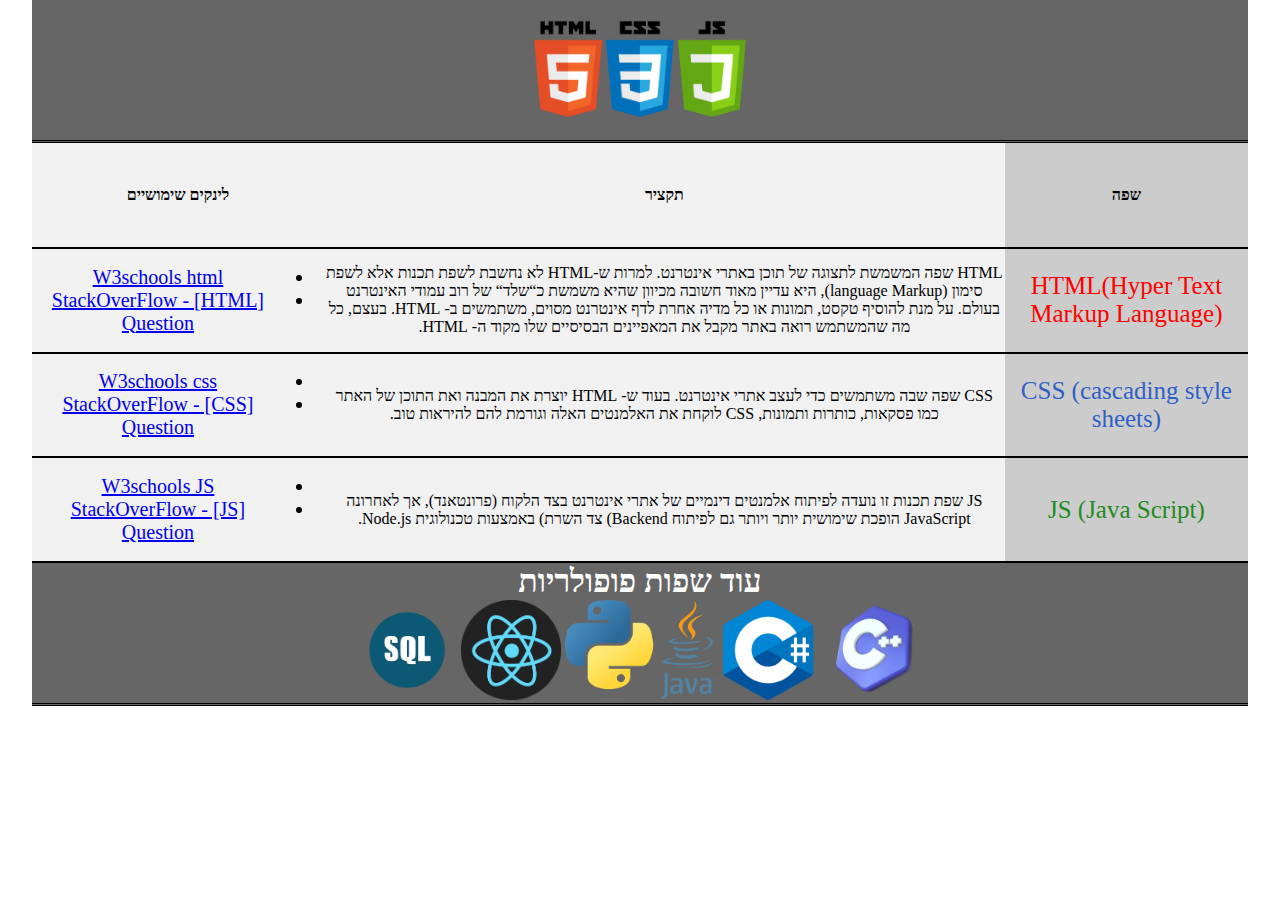
<file: 2nd HomeWork/index.html>
﻿<!DOCTYPE html>
<html>
<head>
    <meta charset="utf-8" />
    <title>Home Page</title>
    <link rel="stylesheet" href="styles.css" />
</head>
<body>
    <div class="container">
        <div class="header">
            <img src="images/fig01.png" alt="Coding Langueges Images"/>
        </div>
        <div class="section">
            <div class="aside">
                <table>
                    <tr>
                        <th>שפה</th>
                    </tr>
                    <tr>
                        <td>HTML(Hyper Text Markup Language)</td>
                    </tr>
                    <tr>
                        <td>CSS (cascading style sheets)</td>
                    </tr>
                    <tr>
                        <td>JS (Java Script)</td>
                    </tr>
                </table>
            </div>
            <div class="details">
                <table>
                    <tr>
                        <th class=" middle">תקציר</th>
                        <th>לינקים שימושיים</th>
                    </tr>
                    <tr>
                        <td>
                            HTML שפה המשמשת לתצוגה של תוכן
                            באתרי אינטרנט. למרות ש-HTML לא
                            נחשבת לשפת תכנות אלא לשפת סימון
                            (language Markup), היא עדיין מאוד
                            חשובה מכיוון שהיא משמשת כ“שלד“ של
                            רוב עמודי האינטרנט בעולם. על מנת
                            להוסיף טקסט, תמונות או כל מדיה אחרת
                            לדף אינטרנט מסוים, משתמשים ב-
                            HTML. בעצם, כל מה שהמשתמש רואה
                            באתר מקבל את המאפיינים הבסיסיים
                            שלו מקוד ה- HTML.
                        </td>
                        <td>
                            <ul>
                                <li>
                                    <a href="https://www.w3schools.com/html/"> 
                                        W3schools html
                                    </a>
                                </li>
                                <li>
                                    <a href="https://stackoverflow.com/questions/tagged/html">
                                        StackOverFlow - [HTML] Question
                                    </a>
                                </li>
                            </ul>
                        </td>
                    </tr>
                    <tr>
                        <td>
                            CSS שפה שבה משתמשים כדי לעצב
                            אתרי אינטרנט. בעוד ש- HTML יוצרת את
                            המבנה ואת התוכן של האתר כמו
                            פסקאות, כותרות ותמונות, CSS לוקחת
                            את האלמנטים האלה וגורמת להם
                            להיראות טוב.
                        </td>
                        <td>
                            <ul>
                                <li>
                                    <a href="https://www.w3schools.com/css/default.asp">
                                        W3schools css
                                    </a>
                                </li>
                                <li>
                                    <a href="https://stackoverflow.com/questions/tagged/css">
                                        StackOverFlow - [CSS] Question
                                    </a>
                                </li>
                            </ul>
                        </td>
                    </tr>
                    <tr>
                        <td>
                            JS שפת תכנות זו נועדה לפיתוח אלמנטים
                            דינמיים של אתרי אינטרנט בצד הלקוח
                            (פרונטאנד), אך לאחרונה JavaScript
                            הופכת שימושית יותר ויותר גם לפיתוח
                            Backend) צד השרת) באמצעות
                            טכנולוגית Node.js.
                        </td>
                        <td>
                            <ul>
                                <li>
                                    <a href="https://www.w3schools.com/js/default.asp">
                                        W3schools JS
                                    </a>
                                </li>
                                <li>
                                    <a href="https://stackoverflow.com/questions/tagged/javascript">
                                        StackOverFlow - [JS] Question
                                    </a>
                                </li>
                            </ul>
                        </td>
                    </tr>
                </table>
            </div>
        </div>
        <div class="footer">
            <h1>עוד שפות פופולריות</h1>
            <img src="images/3d-c-programming-language-logo-free-png.png" />
            <img src="images/csharp.png" />
            <img src="images/Java_programming_language_logo.svg.png" />
            <img src="images/Python-logo-notext.svg.png" />
            <img src="images/react.png" />
            <img src="images/sql-5.png" />
        </div>
    </div>
</body>
</html>
</file>
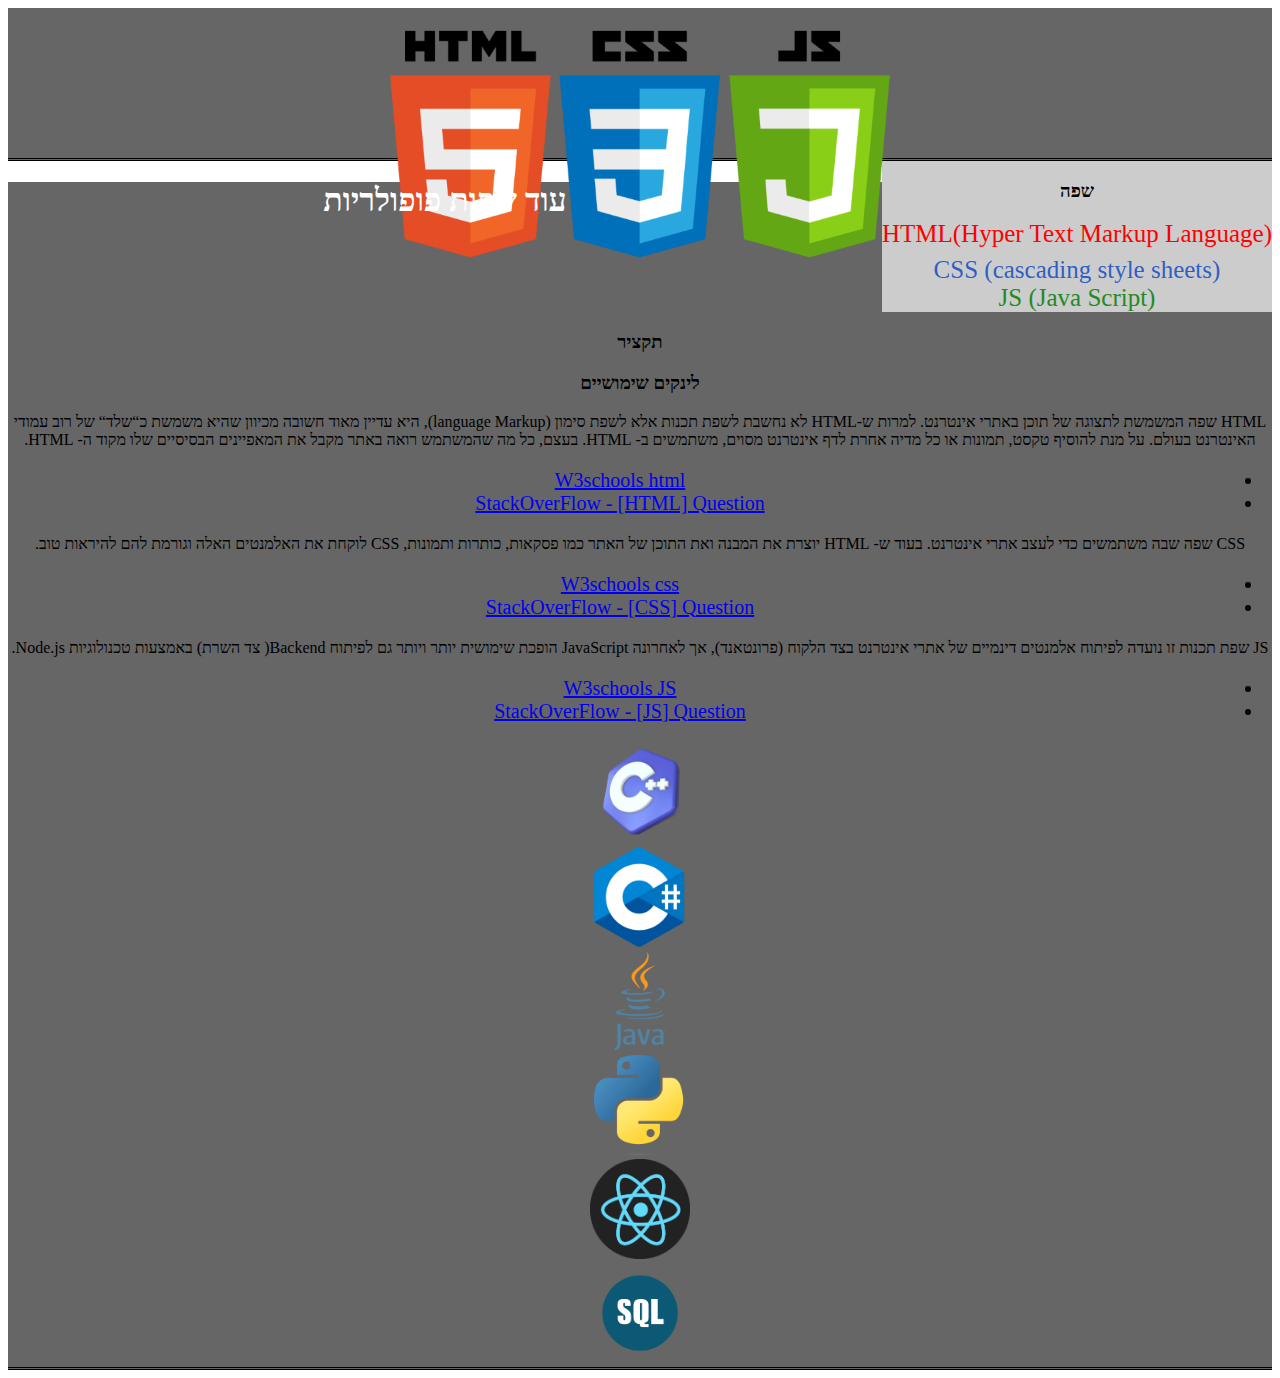
<file: 3rd HomeWork/index.html>
﻿<!DOCTYPE html>
<html>
<head>
    <meta charset="UTF-8">
    <title>Bootstrap Homework</title>
    <!--<meta http-equiv="Cache-Control" content="no-cache, no-store, must-revalidate" />
    <meta http-equiv="Pragma" content="no-cache" />
    <meta http-equiv="Expires" content="0" />-->
    <!--<meta http-equiv="refresh" content="1">-->
    <link rel="stylesheet" href="styles.css" />
    <meta name="viewport" content="width=device-width, initial-scale=1" />
    <link href="https://cdn.jsdelivr.net/npm/bootstrap@5.3.2/dist/css/bootstrap.min.css" rel="stylesheet" integrity="sha384-T3c6CoIi6uLrA9TneNEoa7RxnatzjcDSCmG1MXxSR1GAsXEV/Dwwykc2MPK8M2HN" crossorigin="anonymous">
    <script src="https://cdn.jsdelivr.net/npm/bootstrap@5.3.2/dist/js/bootstrap.bundle.min.js" integrity="sha384-C6RzsynM9kWDrMNeT87bh95OGNyZPhcTNXj1NW7RuBCsyN/o0jlpcV8Qyq46cDfL" crossorigin="anonymous"></script>

</head>
<body>
    <!-- Main div with container class -->
    <div class="container">
        <!-- First row with title image -->
        <div class="row header">
            <div class="col">
                <img src="images/fig01.png" alt="Coding Langueges Images" />
            </div>
        </div>
        <!-- Second row with aside and details sections -->
        <div class="row section">
            <!-- Aside section, only visible in xl screen size -->
            <div class="d-none d-xl-block col-xl-4  aside">
                <div class="row">
                    <!-- Four divs that replace the table from the previous assignment -->
                    <div class="col-12 border-bottom top"><h3>שפה</h3></div>
                    <div id="myDiv" class="col-12 border-bottom">HTML(Hyper Text Markup Language)</div>
                    <div class="col-12 border-bottom">CSS (cascading style sheets)</div>
                    <div class="col-12 border-bottom">JS (Java Script)</div>
                </div>
            </div>
            <!-- Details section -->
            <div class="col-xl-8 details">
                <div class="row">
                    <!-- Eight divs that replace the table from the previous assignment -->
                    <!-- First two divs, only visible from md screen size and up -->
                    <div class="col-md-6 col-lg-8 d-none d-md-block border-bottom top"><h3>תקציר</h3></div>
                    <div class="col-md-6 col-lg-4 d-none d-md-block border-bottom top"><h3>לינקים שימושיים</h3></div>
                    <!-- Remaining six divs, visible in all screen sizes -->
                    <div id="myDiv2" class="col-12 col-md-8 border-bottom">
                        HTML שפה המשמשת לתצוגה של תוכן
                        באתרי אינטרנט. למרות ש-HTML לא
                        נחשבת לשפת תכנות אלא לשפת סימון
                        (language Markup), היא עדיין מאוד
                        חשובה מכיוון שהיא משמשת כ“שלד“ של
                        רוב עמודי האינטרנט בעולם. על מנת
                        להוסיף טקסט, תמונות או כל מדיה אחרת
                        לדף אינטרנט מסוים, משתמשים ב-
                        HTML. בעצם, כל מה שהמשתמש רואה
                        באתר מקבל את המאפיינים הבסיסיים
                        שלו מקוד ה- HTML.
                    </div>
                    <div class="col-12 col-md-4 border-bottom">
                        <ul>
                            <li>
                                <a href="https://www.w3schools.com/html/">
                                    W3schools html
                                </a>
                            </li>
                            <li>
                                <a href="https://stackoverflow.com/questions/tagged/html">
                                    StackOverFlow - [HTML] Question
                                </a>
                            </li>
                        </ul>
                    </div>
                    <div class="col-12 col-md-8 border-bottom">
                        CSS שפה שבה משתמשים כדי לעצב
                        אתרי אינטרנט. בעוד ש- HTML יוצרת את
                        המבנה ואת התוכן של האתר כמו
                        פסקאות, כותרות ותמונות, CSS לוקחת
                        את האלמנטים האלה וגורמת להם
                        להיראות טוב.
                    </div>
                    <div class="col-12 col-md-4 border-bottom">
                        <ul>
                            <li>
                                <a href="https://www.w3schools.com/css/default.asp">
                                    W3schools css
                                </a>
                            </li>
                            <li>
                                <a href="https://stackoverflow.com/questions/tagged/css">
                                    StackOverFlow - [CSS] Question
                                </a>
                            </li>
                        </ul>
                    </div>
                    <div class="col-12 col-md-8 border-bottom">
                        JS שפת תכנות זו נועדה לפיתוח אלמנטים
                        דינמיים של אתרי אינטרנט בצד הלקוח
                        (פרונטאנד), אך לאחרונה JavaScript
                        הופכת שימושית יותר ויותר גם לפיתוח
                        Backend( צד השרת) באמצעות
                        טכנולוגיות Node.js.
                    </div>
                    <div class="col-12 col-md-4 border-bottom">
                        <ul>
                            <li>
                                <a href="https://www.w3schools.com/js/default.asp">
                                    W3schools JS
                                </a>
                            </li>
                            <li>
                                <a href="https://stackoverflow.com/questions/tagged/javascript">
                                    StackOverFlow - [JS] Question
                                </a>
                            </li>
                        </ul>
                    </div>
                </div>
            </div>
        </div>
        <!-- Third row with header and images -->
        <div class="row footer">
            <!-- Header div, full width in all screen sizes -->
            <div class="col-12">
                <h1>עוד שפות פופולריות</h1>
            </div>
            <!-- Image divs, one third of the width in xs screen size and sixth of the width in other screen sizes -->
            <div class="col-4 col-sm-2">
                <img src="images/3d-c-programming-language-logo-free-png.png" alt="C Image" />
            </div>
            <div class="col-4 col-sm-2">
                <img src="images/csharp.png"alt="Csharp Image" />
            </div>
            <div class="col-4 col-sm-2">
                <img src="images/Java_programming_language_logo.svg.png" alt="Java Image"/>
            </div>
            <div class="col-4 col-sm-2">
                <img src="images/Python-logo-notext.svg.png" alt="Python Image"/>
            </div>
            <div class="col-4 col-sm-2">
                <img src="images/react.png" alt="React Image"/>
            </div>
            <div class="col-4 col-sm-2">
                <img src="images/sql-5.png" alt="SQL Image"/>
            </div>
        </div>
    </div>


    <script>
        var div = document.getElementById("myDiv2");

        // Define a callback function to handle the size change
        function handleResize(entries) {
            // Loop through the entries
            for (let entry of entries) {
            // Get the new height of the div
                let height = entry.contentRect.height;
                // set the hight of the first div
                document.getElementById('myDiv').style.minHeight = height + "px";
            }
        }

        // Create a new ResizeObserver instance with the callback function
        var resizeObserver = new ResizeObserver(handleResize);

        // Start observing the div
        resizeObserver.observe(div);
    </script>
</body>
</html>
</file>
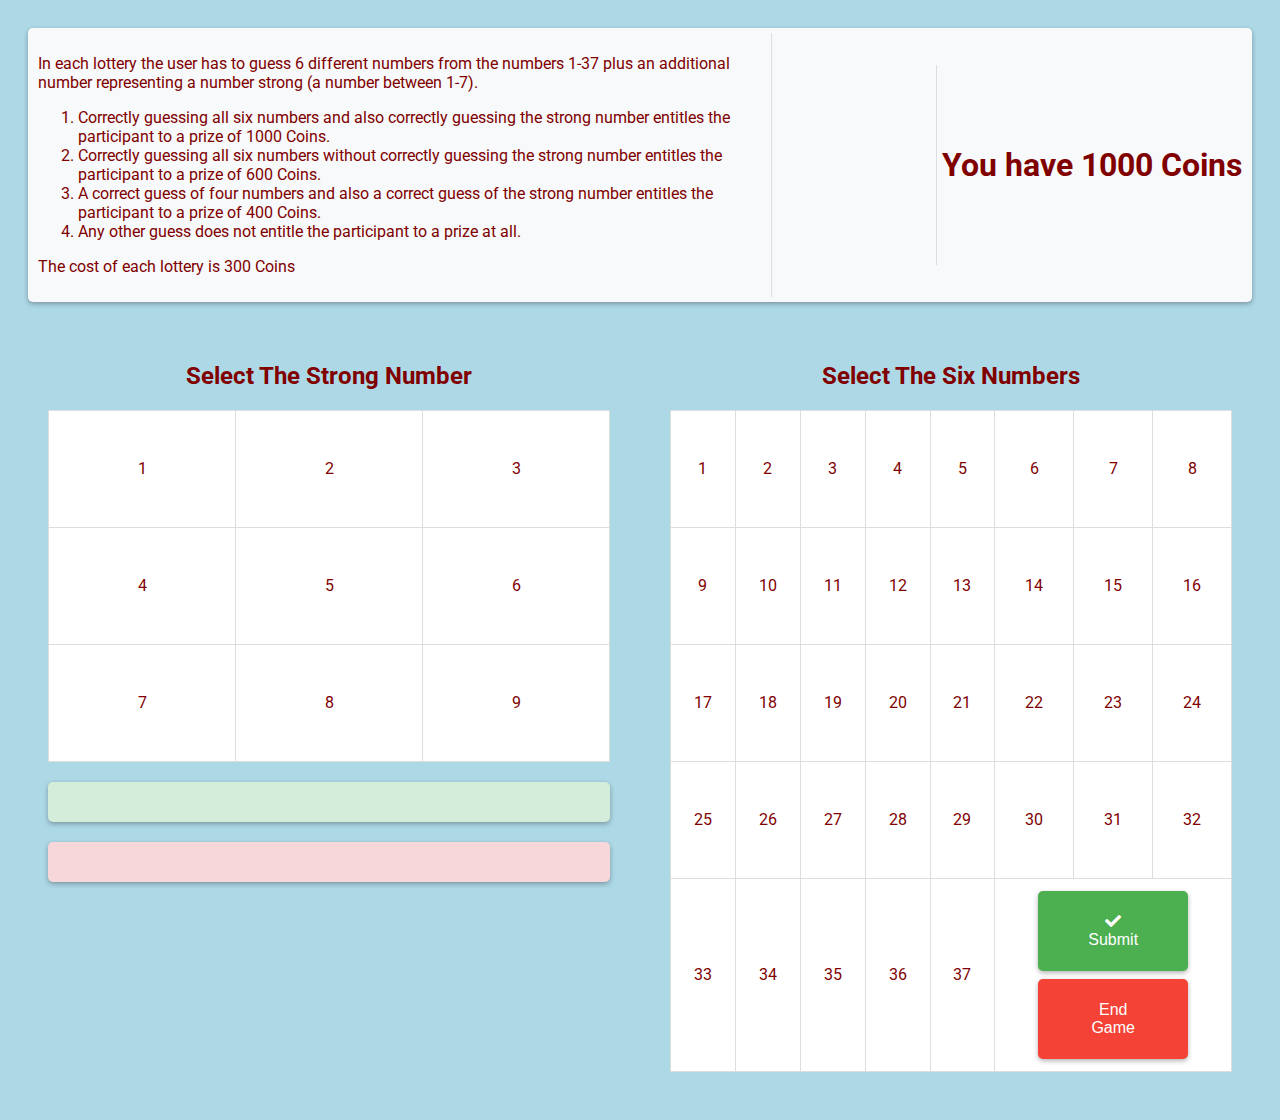
<file: 5th HomeWok/index.html>
﻿<!DOCTYPE html>
<html>

<head>
    <meta charset="utf-8" />
    <title>Lotto Game</title>
    <link href="https://fonts.googleapis.com/css2?family=Roboto&display=swap" rel="stylesheet">
    <link rel="stylesheet" href="https://cdnjs.cloudflare.com/ajax/libs/font-awesome/5.15.3/css/all.min.css">
    <link rel="stylesheet" href="styles.css">
</head>
<body>
    <div class="container">
        <div class="game-info">
            <div id="rules">
                <p>In each lottery the user has to guess 6 different numbers from the numbers 1-37 plus an additional
                    number representing a number strong (a number between 1-7).</p>
                <ol>
                    <li>Correctly guessing all six numbers and also correctly guessing the strong number entitles the
                        participant to a prize of 1000 Coins.</li>
                    <li>Correctly guessing all six numbers without correctly guessing the strong number entitles the
                        participant to a prize of 600 Coins.</li>
                    <li>A correct guess of four numbers and also a correct guess of the strong number entitles the
                        participant to a prize of 400 Coins.</li>
                    <li>Any other guess does not entitle the participant to a prize at all.</li>
                </ol>
                <p>The cost of each lottery is 300 Coins</p>
            </div>
            <h3 id="money">You have 1000 Coins</h3>
        </div>
        <form id="lottoForm">
            <div>
                <h2>Select The Strong Number</h2>
                <table id="strongNumTable">
                    <tr>
                        <td>
                            1
                        </td>
                        <td>
                            2
                        </td>
                        <td>
                            3
                        </td>
                    </tr>
                    <tr>
                        <td>
                            4
                        </td>
                        <td>
                            5
                        </td>
                        <td>
                            6
                        </td>
                    </tr>
                    <tr>
                        <td>
                            7
                        </td>
                        <td>
                            8
                        </td>
                        <td>
                            9
                        </td>
                    </tr>
                </table>
                <div id="results"></div>
                <div id="message"></div>
            </div>
            <div id="SixNumbersDiv">
                <h2>Select The Six Numbers</h2>
            </div>
        </form>
    </div>

    <!----------------------------------------------------------------------JS CODE--------------------------------------------------------------------------->

    <script>
        let money = 1000;
        let cost = 300;
        let winningNumbers = [];
        let strongNumber = 0;;
        let lottoForm = document.getElementById('lottoForm');
        let message = document.getElementById('message');
        let results = document.getElementById('results');
        let moneyText = document.getElementById('money');
        let selectedNumbers = [];


        // This function generates a random number between the given minimum and maximum values (inclusive) using the Math.random() method and the floor function.
        function getRandomNumber(min, max) {
            return Math.floor(Math.random() * (max - min + 1)) + min;
        }

        // This function generates a new set of winning numbers for a lotto game. It assigns a random strong number between 1 and 7 to the variable strongNumber.
        // Then, it generates 6 unique random numbers between 1 and 37 (inclusive) and adds them to the winningNumbers array.
        // The do-while loop ensures that the generated numbers are unique and not already present in the winningNumbers array.
        function GenerateNewWinningNumbers() {
            strongNumber = getRandomNumber(1, 7);
            winningNumbers = [];
            for (let i = 0; i < 6; i++) {
                let randomNumber;
                do {
                    randomNumber = getRandomNumber(1, 37);
                } while (winningNumbers.includes(randomNumber));
                winningNumbers.push(randomNumber);
            }
        }
        GenerateNewWinningNumbers();

        /*
        This code snippet dynamically generates a table with numbers and buttons using JavaScript. 
        The table has 40 cells, with each row containing 8 cells. The numbers 1 to 37 are displayed in the cells, and each cell has a click event listener attached to it.
        When a cell is clicked, the number is added to the 'selectedNumbers' array if it is not already present, and the 'selected' class is added to the cell.
        If the number is already in the array, it is removed and the 'selected' class is removed from the cell.
        Additionally, a special cell is created at index 38, which spans 3 columns. This cell contains two buttons: a submit button and an end game button.
        The submit button has a click event listener attached to it, which performs some validation and updates the 'money' variable and the display accordingly.
        The generated table is appended to the 'SixNumbersDiv' element in the HTML document.
        Note: This code snippet is part of a larger context and may require additional code to function properly.
        */
        let table = document.createElement('table');
        let row = document.createElement('tr');
        for (let i = 1; i <= 40; i++) {
            if (i % 8 === 1 && i !== 1) {
                table.appendChild(row);
                row = document.createElement('tr');
            }
            let cell = document.createElement('td');
            if (i === 38) {
                let buttonCell = document.createElement('td');
                buttonCell.colSpan = 3; // Make the cell span 3 columns

                let submitButton = document.createElement('button');
                submitButton.type = 'submit';
                submitButton.innerHTML = '<i class="fas fa-check"></i> Submit';
                submitButton.className = 'button';

                let endGameButton = document.createElement('button');
                endGameButton.type = 'button';
                endGameButton.id = 'endGame';
                endGameButton.textContent = 'End Game';
                endGameButton.className = 'button-red';

                buttonCell.appendChild(submitButton);
                buttonCell.appendChild(endGameButton);

                row.appendChild(buttonCell);
                i += 2; // Skip the next two iterations as we've already filled them with buttons
            } else if (i <= 37) {
                cell.textContent = i;
                cell.addEventListener('click', function () {
                    let index = selectedNumbers.indexOf(i);
                    if (index !== -1) {
                        selectedNumbers.splice(index, 1);
                        cell.classList.remove('selected');
                    } else if (selectedNumbers.length < 6) {
                        selectedNumbers.push(i);
                        cell.classList.add('selected');
                    }
                });
                row.appendChild(cell);
            }
        }
        table.appendChild(row);
        document.getElementById('SixNumbersDiv').appendChild(table);



        /*
        This code snippet handles the selection of a strong number from a table. It adds event listeners to each cell in the table and allows the user to select a number by clicking on a cell.
        When a cell is clicked, it checks if a number is already selected. If a number is selected, it deselects it by removing the 'selected' class.
        If the clicked cell is not the currently selected one, it selects it by adding the 'selected' class and saves the selected number. 
        If the clicked cell is the currently selected one, it deselects it by setting the selected number and value to null. 
        The selected number and value are stored in the variables 'selectedStrongNum' and 'selectedStrongNumValue' respectively.
        */
        let strongNumTable = document.getElementById('strongNumTable');
        let strongNumCells = strongNumTable.getElementsByTagName('td');
        let selectedStrongNum = null;
        let selectedStrongNumValue = null; // This will hold the selected number

        for (let cell of strongNumCells) {
            cell.addEventListener('click', function () {
                if (selectedStrongNum) {
                    // If a number is already selected, deselect it
                    selectedStrongNum.classList.remove('selected');
                }
                if (selectedStrongNum !== cell) {
                    // If the clicked cell is not the currently selected one, select it
                    cell.classList.add('selected');
                    selectedStrongNum = cell;
                    selectedStrongNumValue = parseInt(cell.textContent); // Save the selected number
                } else {
                    // If the clicked cell is the currently selected one, deselect it
                    selectedStrongNum = null;
                    selectedStrongNumValue = null; // Clear the saved number
                }
            });
        }

        /*
        This code snippet is an event listener for the form submission in the lotto game. It performs the following actions:
        - Prevents the default form submission behavior.
        - Checks if the user has selected 6 numbers and a strong number before submitting the form. If not, it displays an error message and returns.
        - Clears the message element and adds a fade-in animation class to it.
        - Subtracts the cost of playing the game from the user's money.
        - Calculates the number of correct guesses the user made by filtering the selected numbers against the winning numbers.
        - Determines the prize amount based on the number of correct guesses and the selected strong number.
        - If the user has 6 correct guesses and the selected strong number matches the winning strong number, the prize is set to 1000.
        - If the user has 6 correct guesses but the selected strong number does not match the winning strong number, the prize is set to 600.
        - If the user has 4 correct guesses and the selected strong number matches the winning strong number, the prize is set to 400.
        - If none of the above conditions are met, it displays a message indicating that the user did not win and calls the resetForm() and MoneyCheck() functions.
        - Adds the prize amount to the user's money and updates the money display.
        - Displays the user's score and remaining money in the results element, along with a result message generated by the createResultMessage() function.
        - Adds a fade-in animation class to the results element.
        - Calls the MoneyCheck() function and resets the form.
        */
        lottoForm.addEventListener('submit', function (event) {
            event.preventDefault();
            let correctGuesses = selectedNumbers.filter(num => winningNumbers.includes(num)).length;
            if (selectedNumbers.length !== 6 || selectedStrongNumValue === null) {
                message.innerText = 'Please complete the form before submitting.';
                message.classList.add('fade-in');
                setTimeout(() => {
                    message.classList.remove('fade-in');
                }, 500);
                MoneyCheck();
                return;
            }
            message.innerText = '';
            message.classList.add('fade-in');
            setTimeout(() => {
                message.classList.remove('fade-in');
            }, 500);
            money -= cost;
            updateMoneyDisplay();
            let prize = 0;
            if (correctGuesses === 6 && selectedStrongNumValue == strongNumber) {
                prize = 1000;
            } else if (correctGuesses === 6) {
                prize = 600;
            } else if (correctGuesses === 4 && selectedStrongNumValue == strongNumber) {
                prize = 400;
            } else {
                results.innerText = 'Sorry, you did not win this time.';
                results.innerText += createResultMessage(selectedNumbers, selectedStrongNumValue);
                results.classList.add('fade-in');
                setTimeout(() => {
                    results.classList.remove('fade-in');
                }, 500);
                resetForm();
                MoneyCheck();
                return;
            }

            money += prize;
            updateMoneyDisplay();
            results.innerText = `Your score in this draw is: ${prize}. You have ${money} left.`;
            results.innerText += createResultMessage(selectedNumbers, selectedStrongNumValue);
            results.classList.add('fade-in');
            setTimeout(() => {
                results.classList.remove('fade-in');
            }, 500);
            MoneyCheck();
            resetForm();
        });


        /*
        This code snippet defines checks if the variable 'money' is less than the variable 'cost'. If it is,
        it calls the function 'endGame()' with a message indicating that the game is over and the final amount of coins.
        This function is used to check if the player has enough money to continue playing the game.
        */
        function MoneyCheck() {
            if (money < cost) {
                endGame('Game over, you do not have enough money to continue., Your final coins are: ' + money);
            }
        }


        /*
        This code snippet adds an event listener to the element with the id 'endGame'. When the element is clicked,
        it calls the 'endGame' function with a message as an argument.
        The message includes the final coins value. This code is used to handle the end of the game and display the final result to the user.
        */
        document.getElementById('endGame').addEventListener('click', function () {
            endGame('Game has ended. Your final coins are: ' + money);
        });


        /*
        The function is responsible for resetting the form by performing the following actions:
        - Clearing the selected numbers by emptying the selectedNumbers array.
        - Resetting the background color of the cells in the main table by calling the resetCells() function and passing the table's td elements as an argument.
        - Clearing the selected strong number by setting the selectedStrongNum and selectedStrongNumValue variables to null.
        - Resetting the background color of the cells in the strong number table by calling the resetCells() function and passing the strongNumCells array as an argument.
        - Generating new winning numbers by calling the GenerateNewWinningNumbers() function.
        This function is used to reset the form and prepare it for a new round of the lotto game.
        */
        function resetForm() {
            // Clear selected numbers
            selectedNumbers = [];

            // Reset the background color of the cells in the main table
            resetCells(table.getElementsByTagName('td'));

            // Clear selected strong number
            selectedStrongNum = null;
            selectedStrongNumValue = null;

            // Reset the background color of the cells in the strong number table
            resetCells(strongNumCells);

            GenerateNewWinningNumbers();
        }


        /*
        The function takes two parameters: selectedNumbers and strongGuess. 
        It returns a message string that includes the drawn numbers, the strong number, the user's selected numbers, and the user's strong number. 
        The drawn numbers and the user's selected numbers are joined together with commas. 
        The message string is formatted with newline characters to separate the different parts of the message. 
        */
        function createResultMessage(selectedNumbers, strongGuess) {
            let message = '';
            message += `\nDrawn numbers: ${winningNumbers.join(', ')}, Strong number: ${strongNumber}`;
            message += `\nYour numbers: ${selectedNumbers.join(', ')}, Your strong number: ${strongGuess}`;
            return message;
        }


        /*
        The function updates the text content of the moneyText element with the current value of the money variable, displaying it as "You have [money] Coins".
        It also adds the 'animate' class to the moneyText element, which triggers a CSS animation to highlight the text.
        After 1 second, the 'animate' class is removed from the moneyText element.
        This function is used to update the display of the available coins in the Lotto Game.
        */
        function updateMoneyDisplay() {
            moneyText.innerText = "You have " + money + " Coins";
            moneyText.classList.add('animate');
            setTimeout(() => moneyText.classList.remove('animate'), 1000); // Remove the class after 1 second
        }


        /*
        This code snippet defines a function called `endGame` that is used to end the game and display a final message to the user. 

        Parameters:
        - `finalMessage` (string): The message to be displayed to the user indicating the end of the game.

        The function performs the following steps:
        1. Retrieves the container div element using the `querySelector` method.
        2. Moves the `results` and `message` div elements out of the `lottoForm` and inserts them before the `lottoForm` in the container.
        3. Hides the `lottoForm`, `moneyText`, and `endGame` button by setting their `display` property to `'none'`.
        4. Sets the `innerText` of the `message` div to the `finalMessage`.
        5. Adds the `fade-in` class to the `message` div to apply a fade-in animation effect.
        6. Removes the `fade-in` class from the `message` div after a delay of 500 milliseconds.

        Note: The `fade-in` class is defined in the CSS code and is used to apply a fade-in animation effect to elements.
        */
        function endGame(finalMessage) {
            // Get the container div
            let container = document.querySelector('.container');

            // Move the results and message divs out of the lottoForm
            container.insertBefore(results, lottoForm);
            container.insertBefore(message, lottoForm);

            // Now hide the lottoForm, moneyText, and endGame button
            lottoForm.style.display = 'none';
            moneyText.style.display = 'none'
            document.getElementById('endGame').style.display = 'none';

            message.innerText = finalMessage;
            message.classList.add('fade-in');
            setTimeout(() => {
                message.classList.remove('fade-in');
            }, 500);
        }

        /*
        This code snippet defines a function called resetCells.
        It takes in a list of cells and removes the 'selected' class from each cell.
        This function is used to reset the selected state of cells in an HTML table.
        */
        function resetCells(cells) {
            for (let cell of cells) {
                cell.classList.remove('selected');
            }
        }

    </script>
</body>

</html>
</file>
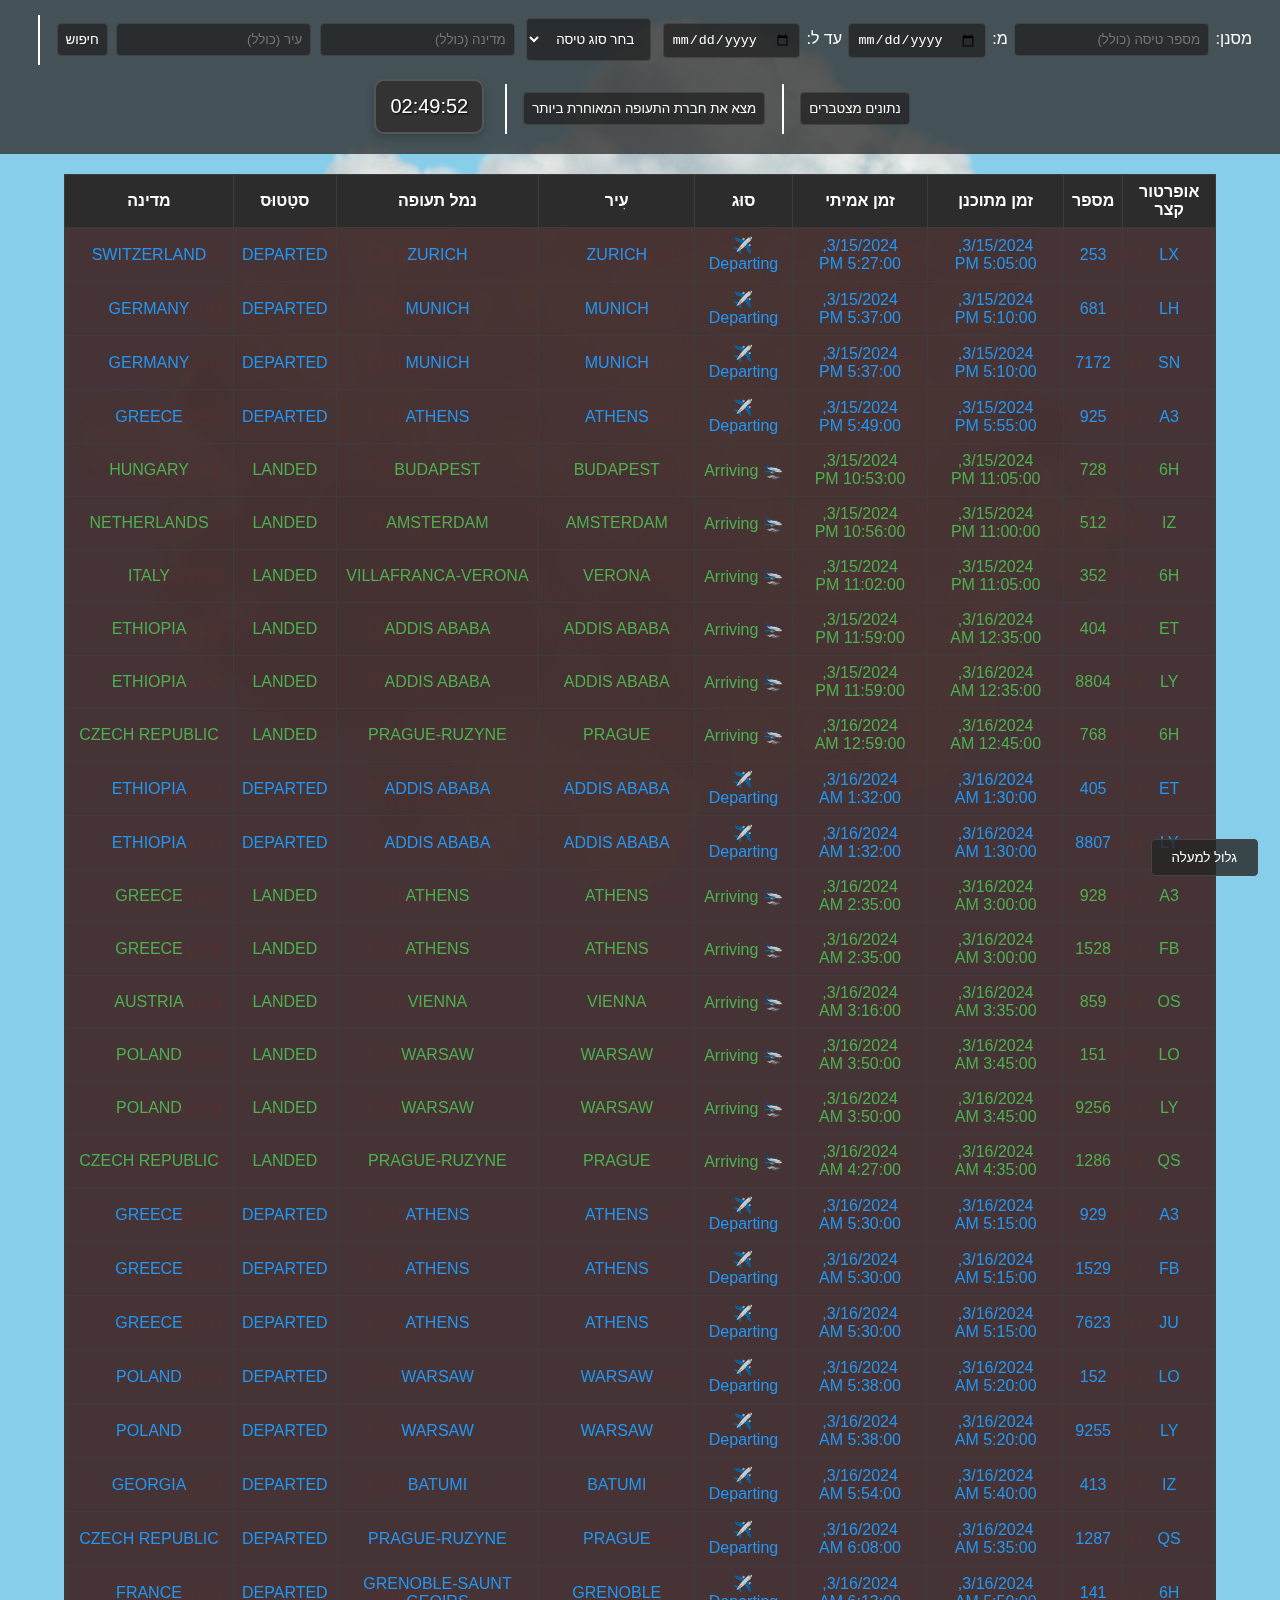
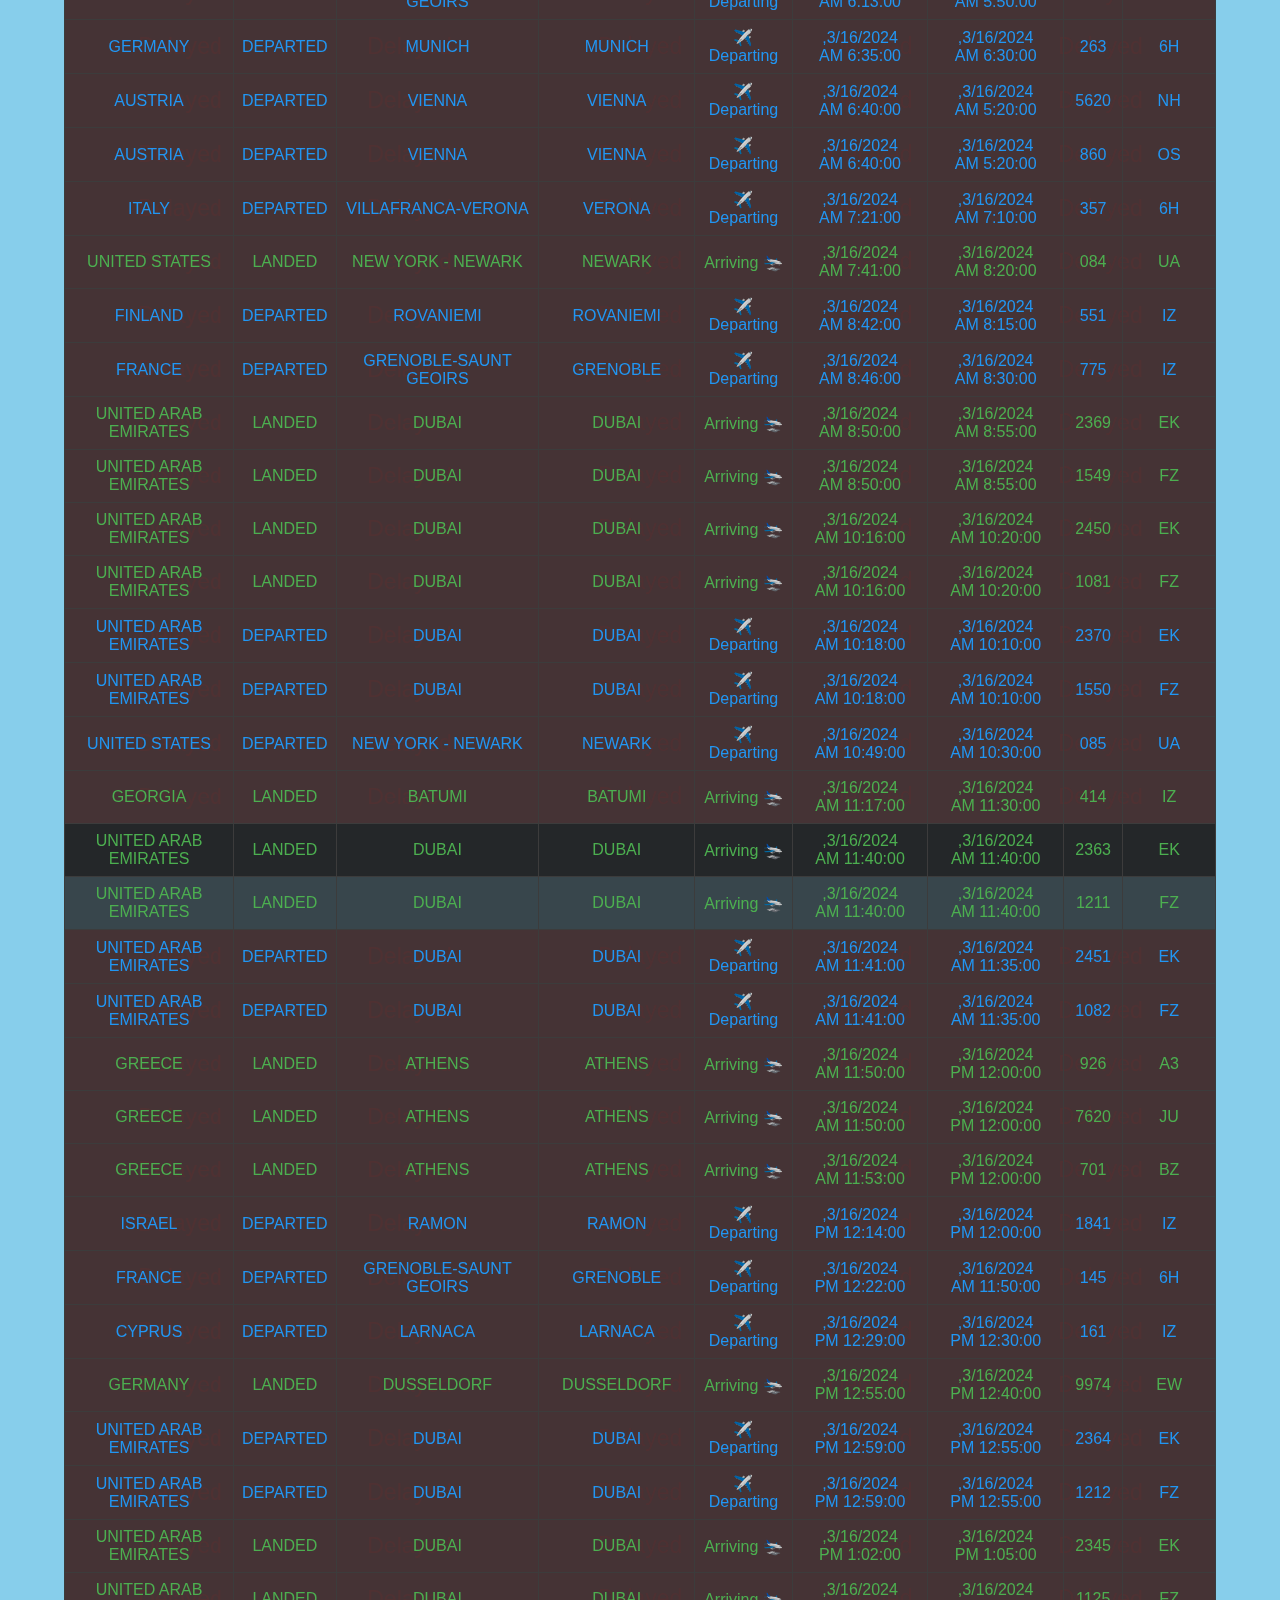
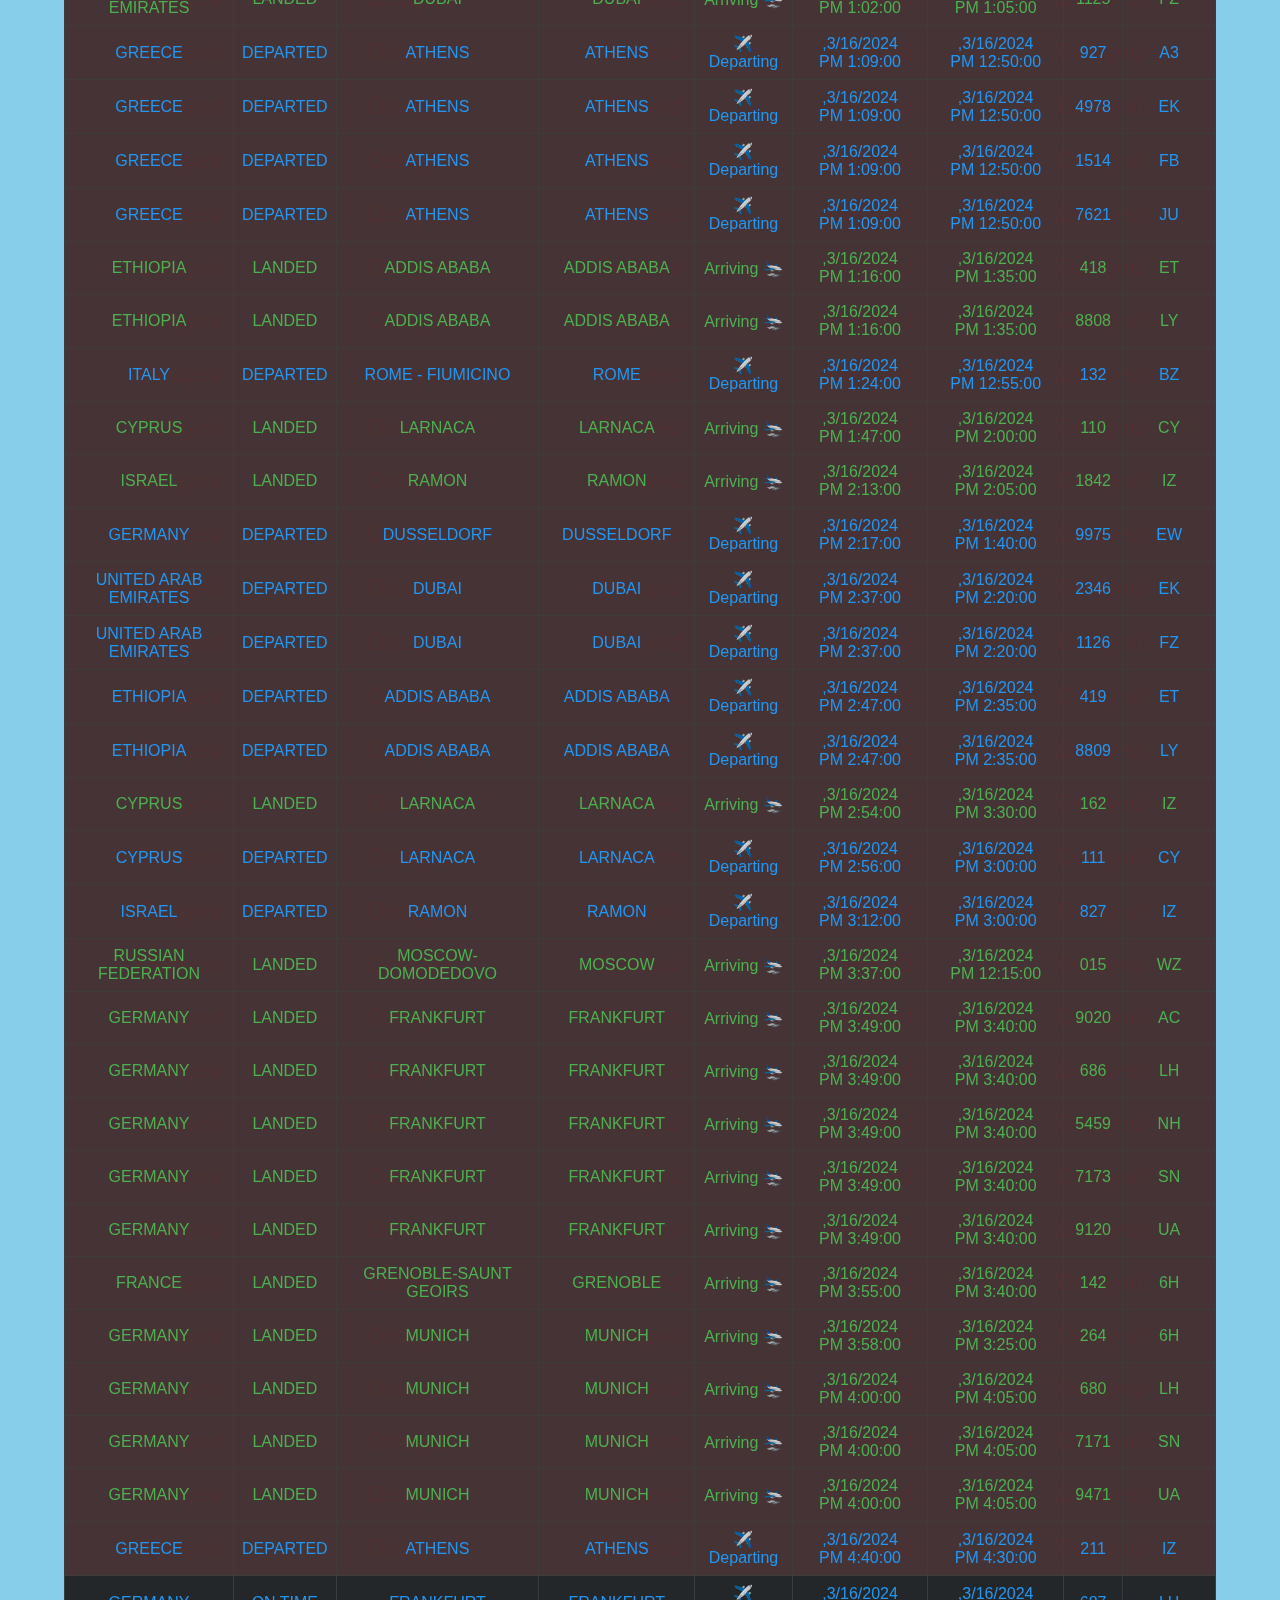
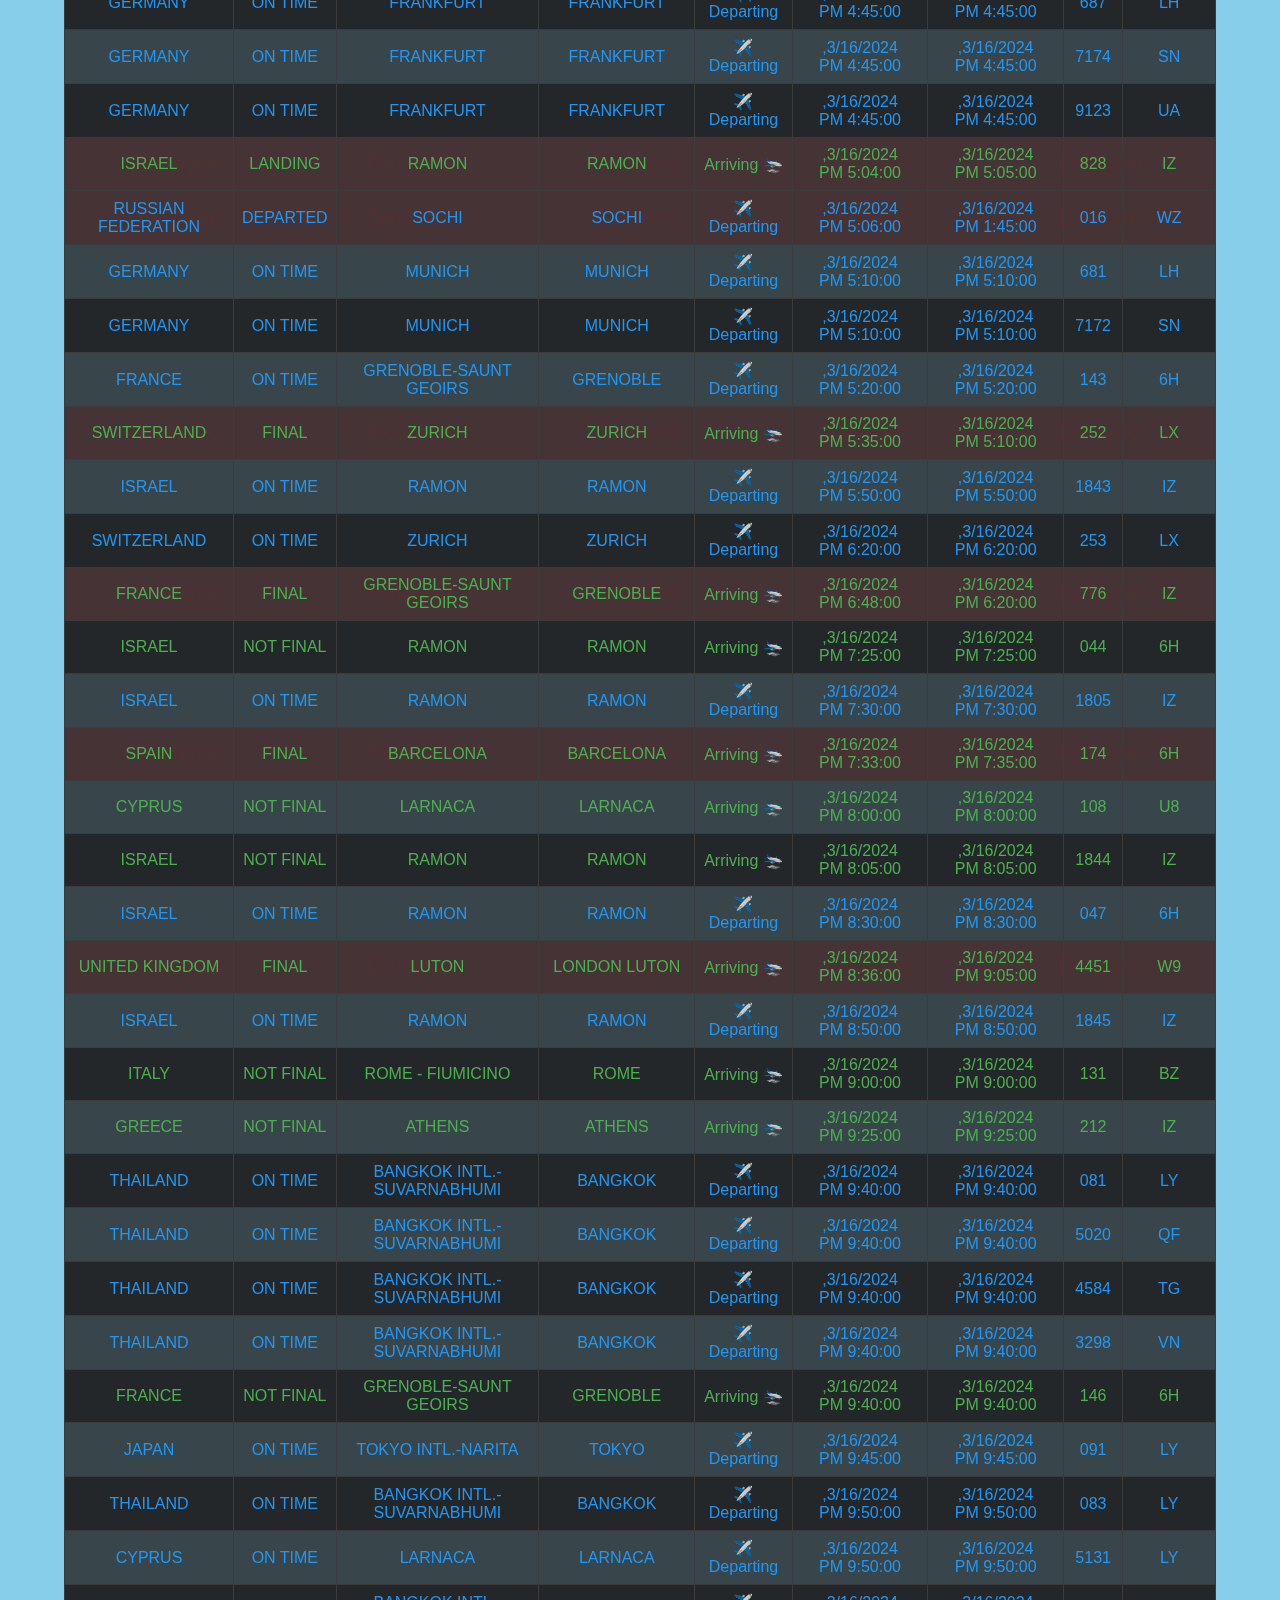
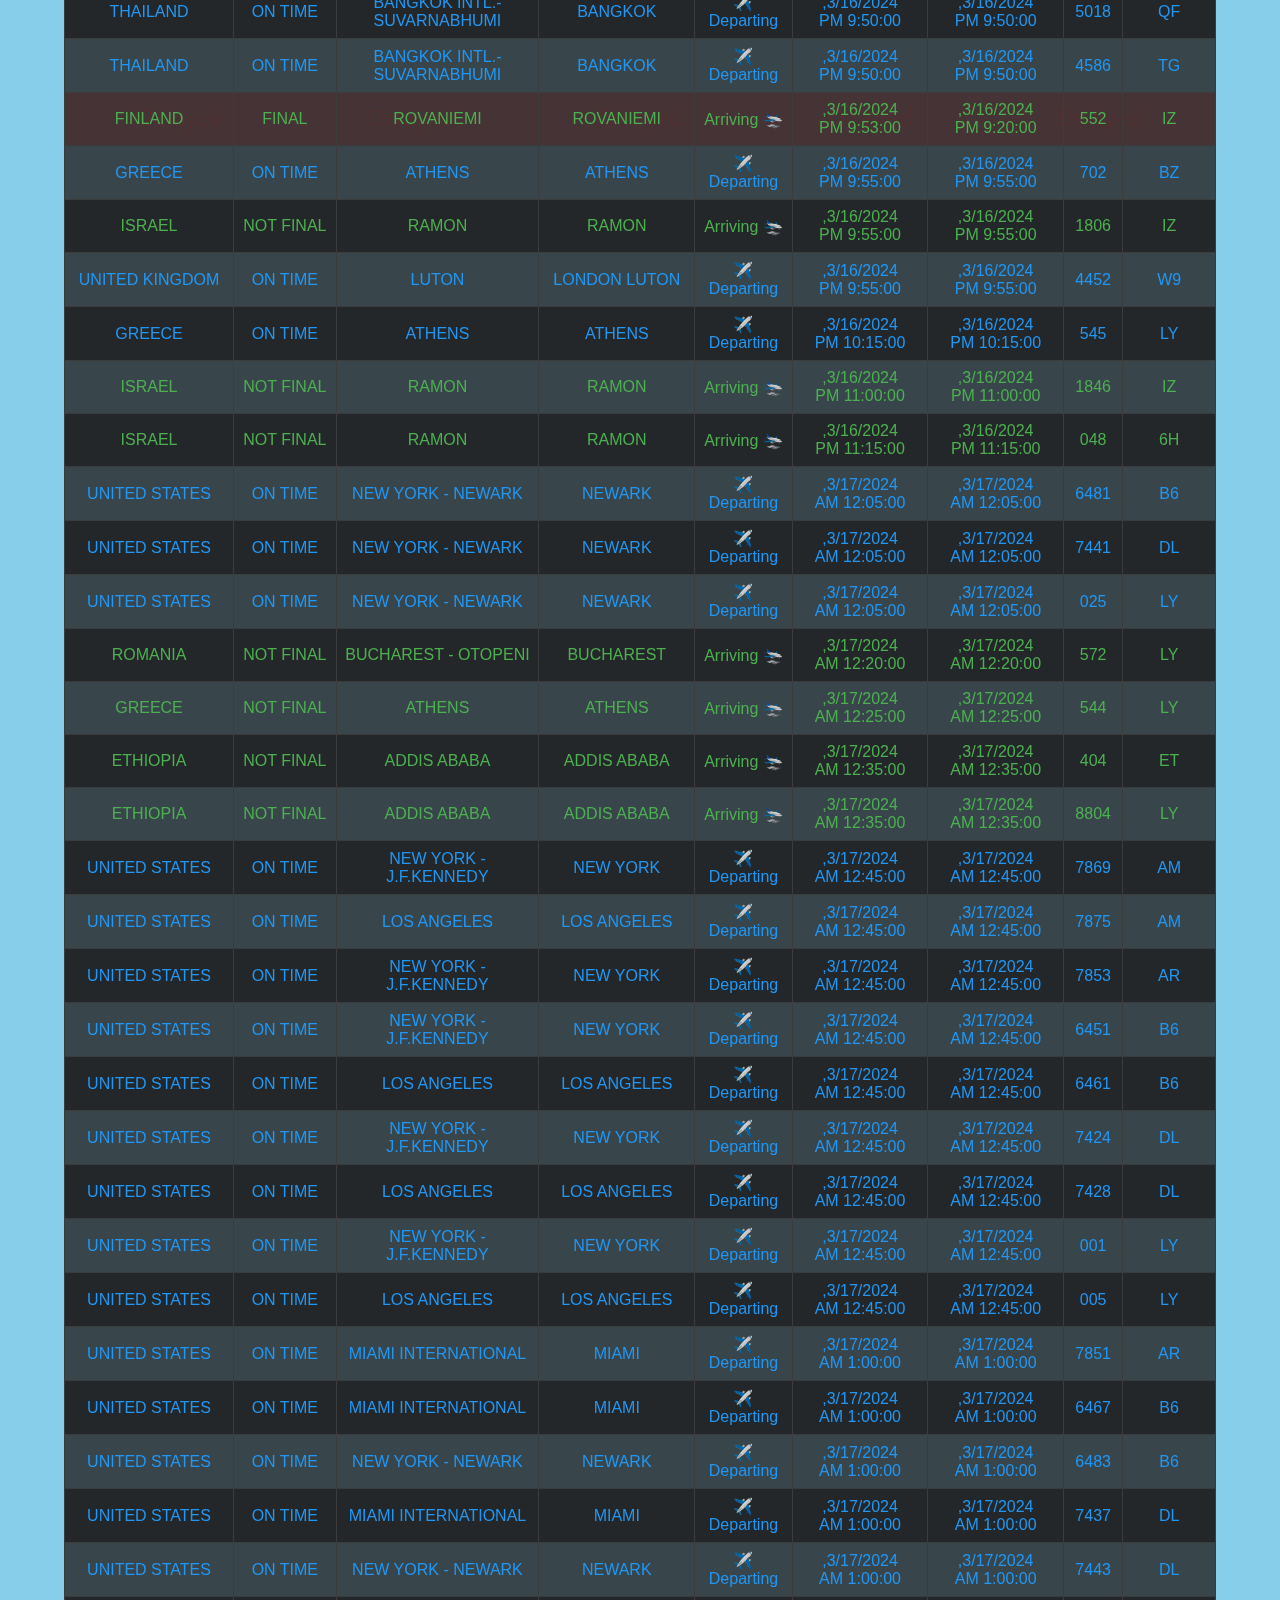
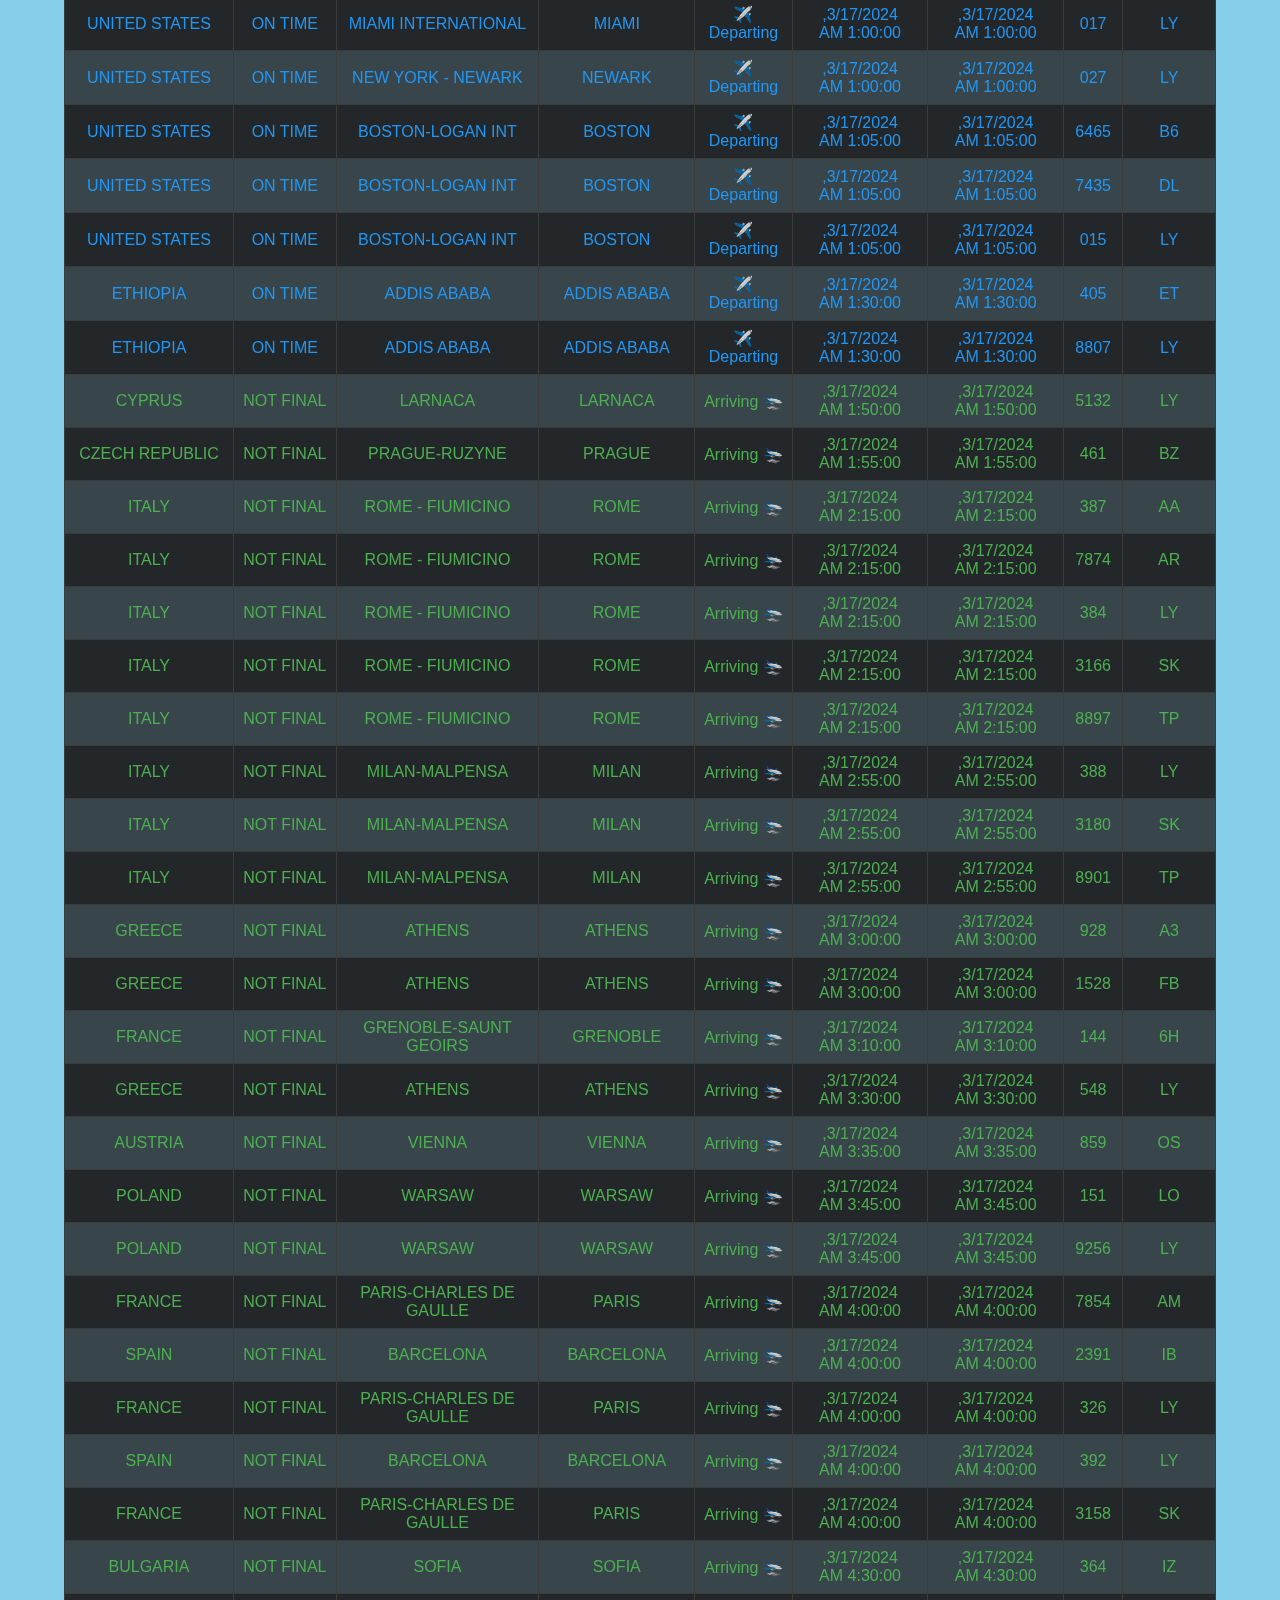
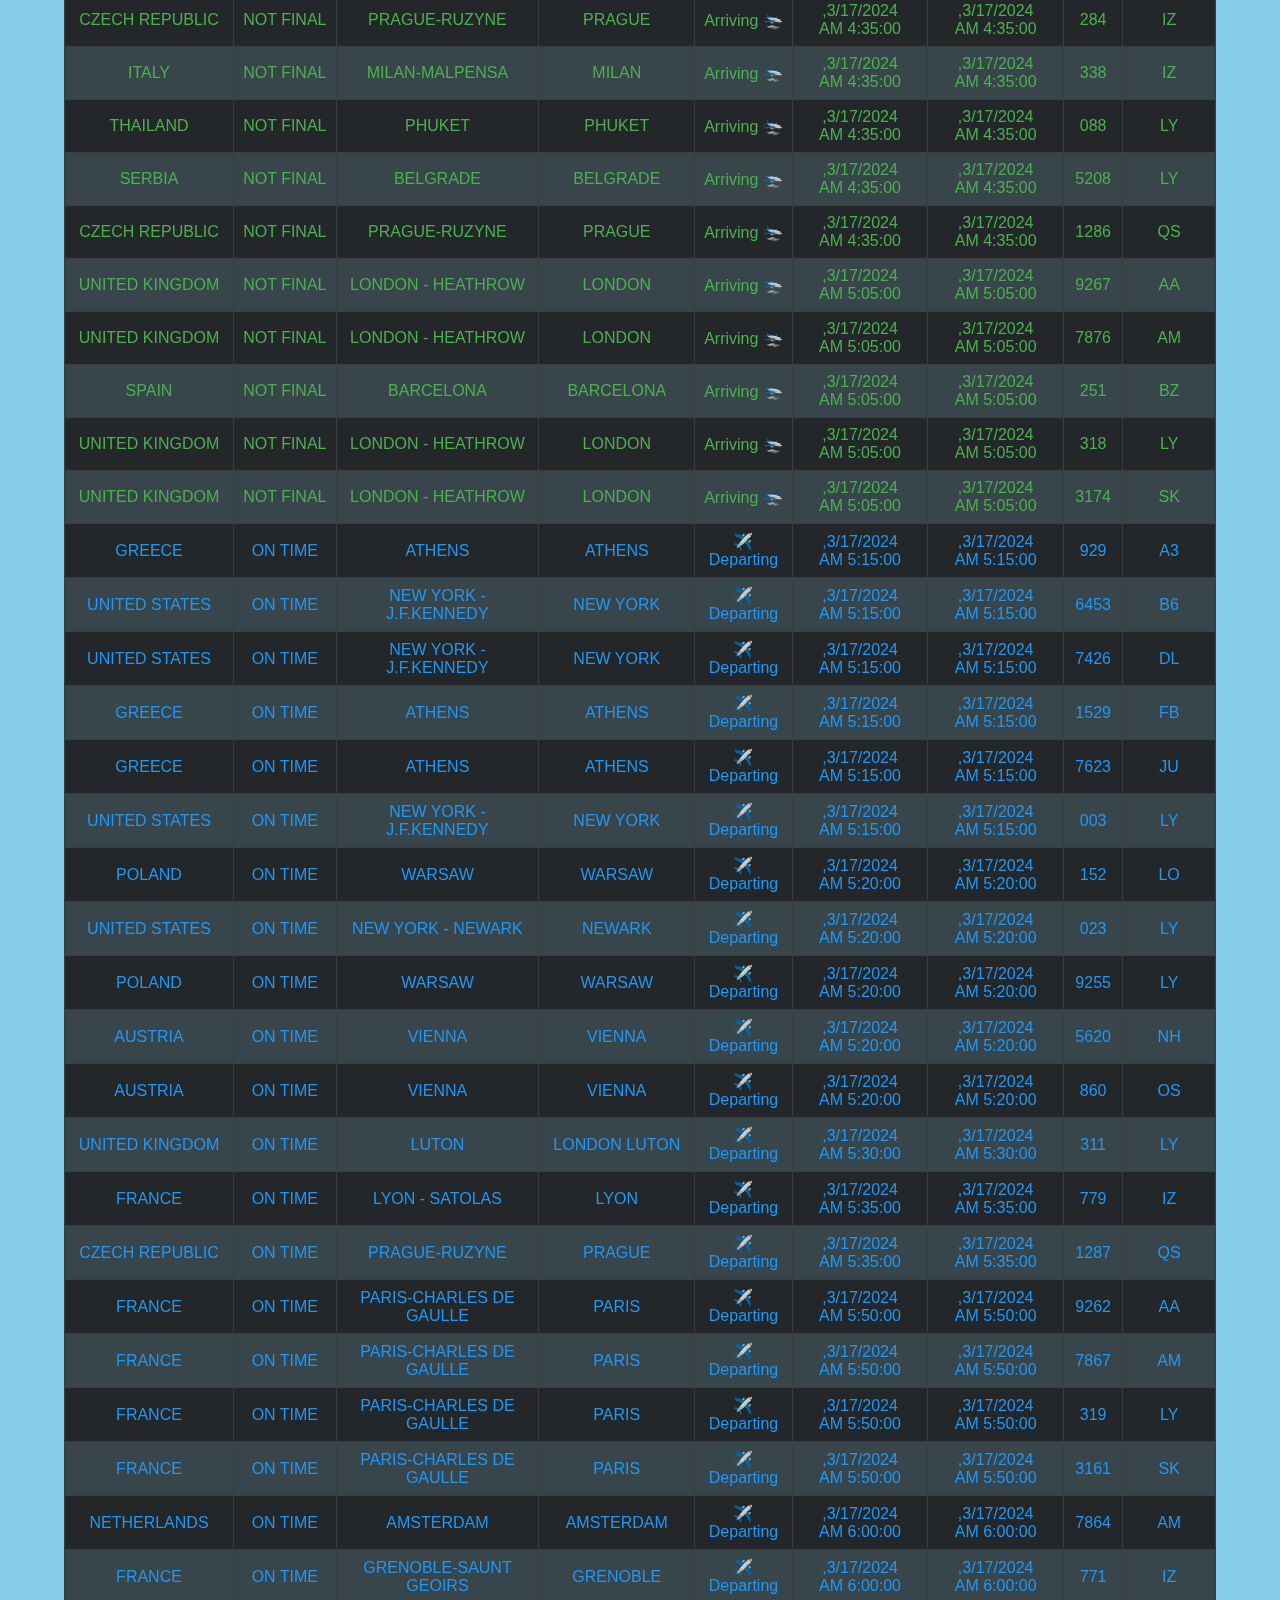
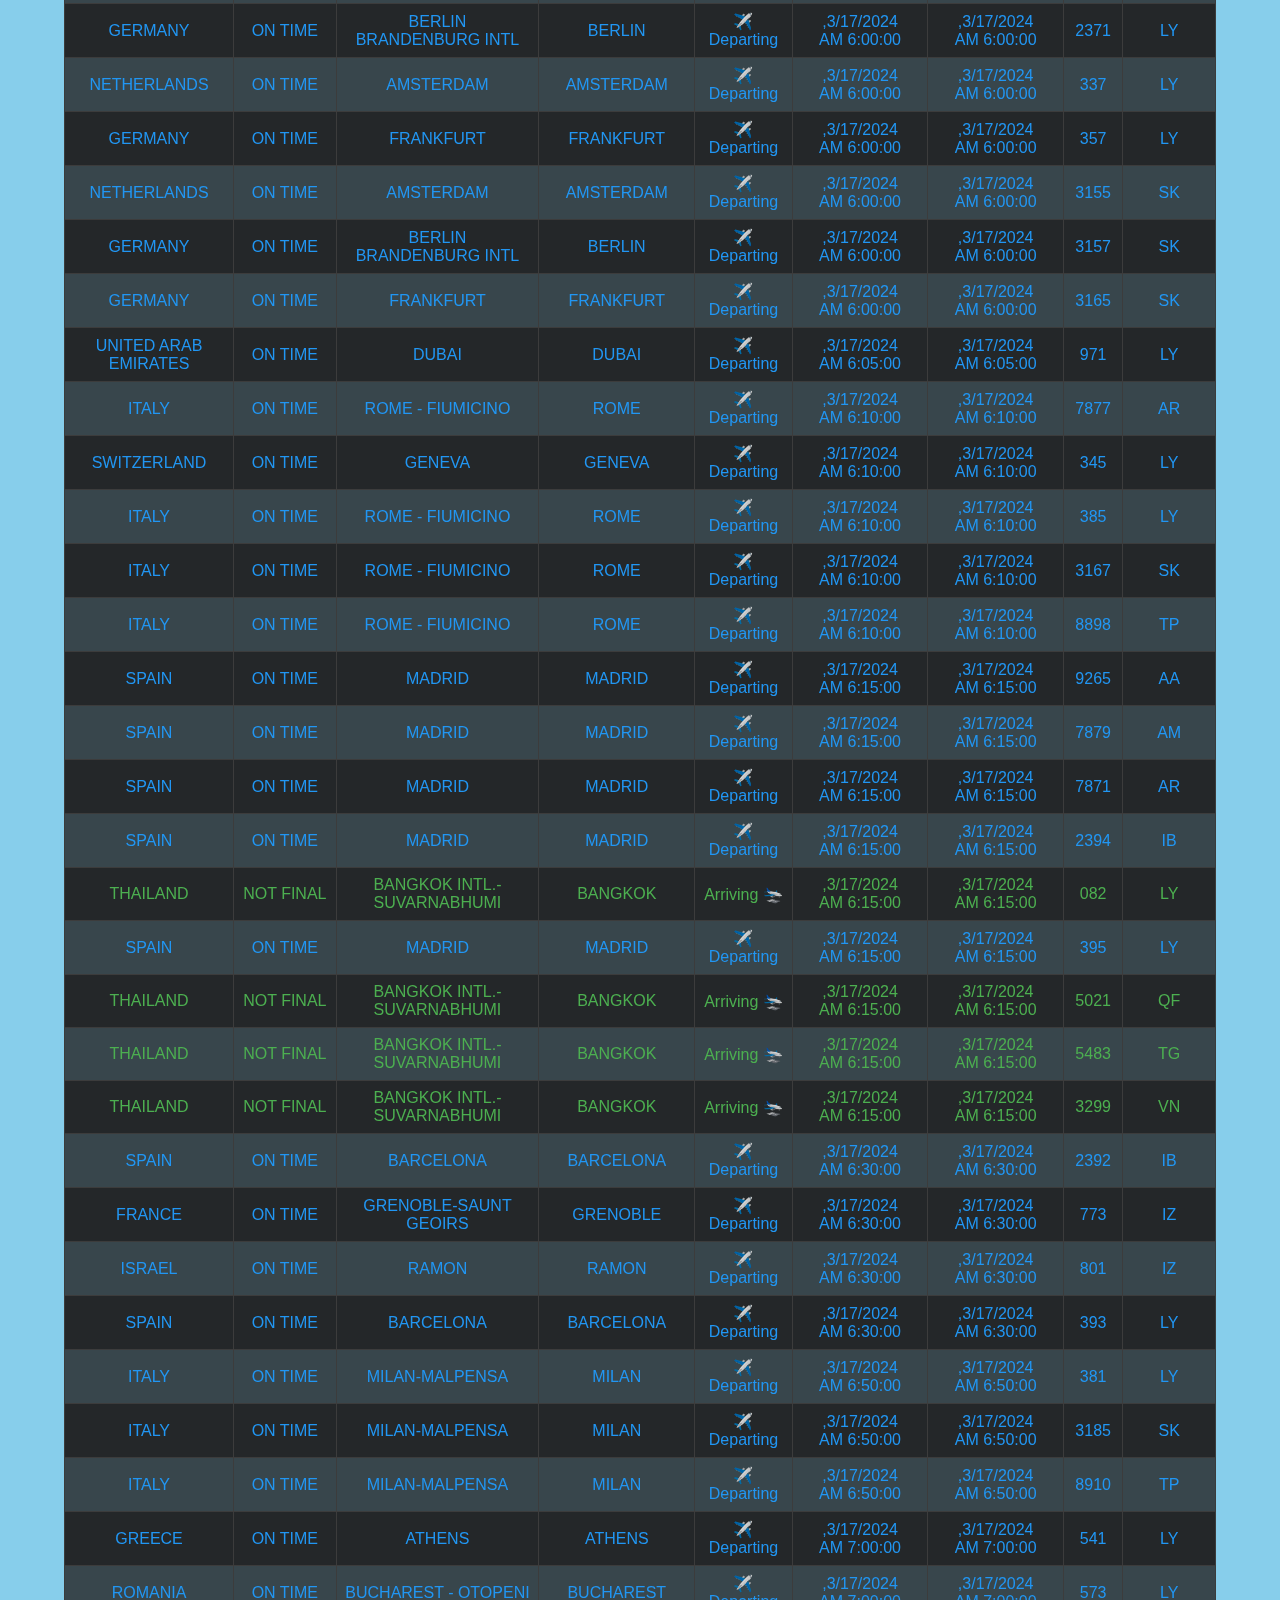
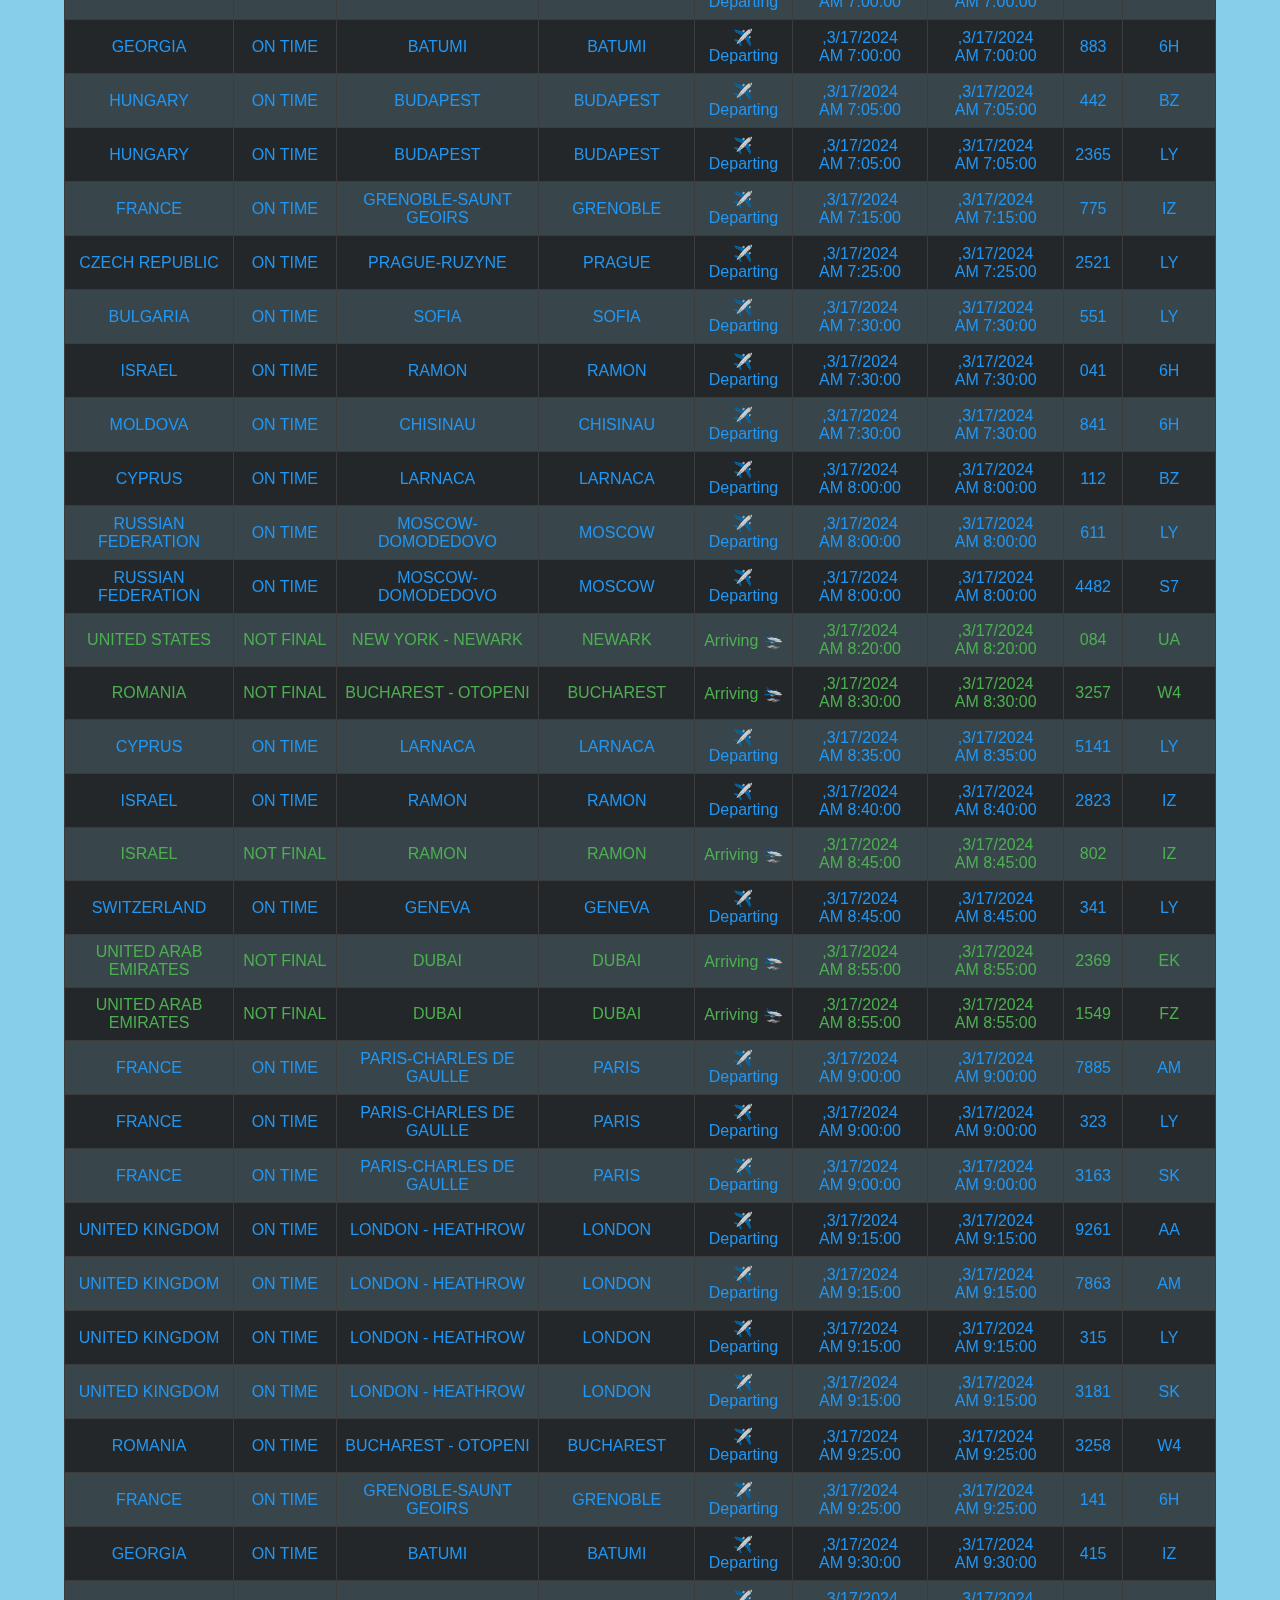
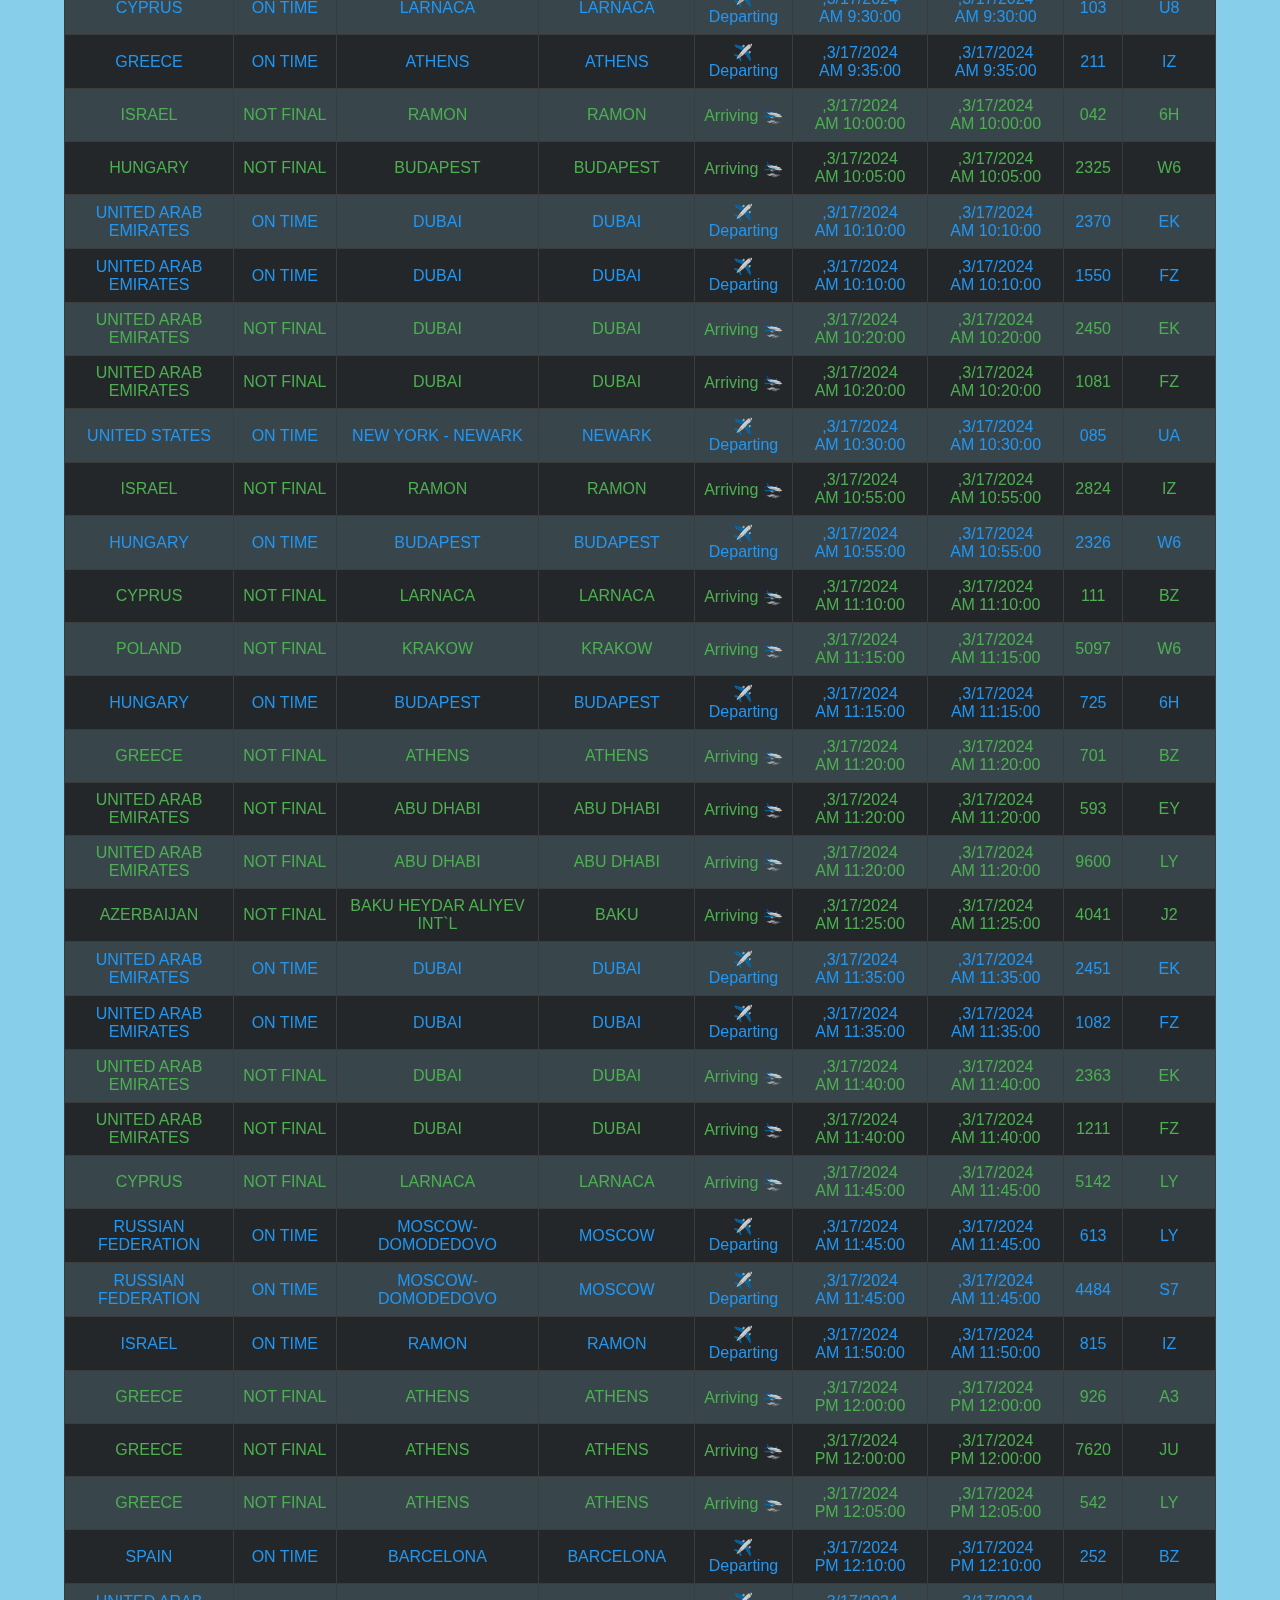
<file: Final HomeWork/index.html>
<!DOCTYPE html>
<html lang="he" dir="rtl">

<head>
    <meta charset="utf-8" />
    <title>מידע על טיסה</title>
    <script src="https://cdn.plot.ly/plotly-latest.min.js"></script>
    <link rel="stylesheet" href="css/styles.css">
    <script src="Data/flights.js"></script>
    <meta name="viewport" content="width=device-width, initial-scale=1">
</head>

<body>
    <div class="clouds"></div>
    <!-- Search Inputs -->
    <div class="sticky-nav">
        <label>מסנן:</label>
        <input type="text" id="searchNumber" placeholder="מספר טיסה (כולל)">
        <label>מ:</label>
        <input type="date" id="searchDateStart" placeholder="תאריך התחלה">
        <label>עד ל:</label>
        <input type="date" id="searchDateEnd" placeholder="תאריך סיום">
        <!-- With the following select element -->
        <select id="searchType">
            <option value="">בחר סוג טיסה</option>
            <option value="A">מגיע</option>
            <option value="D">יוצאים</option>
        </select>
        <input type="text" id="searchCountry" placeholder="מדינה (כולל)">
        <input type="text" id="searchCity" placeholder="עיר (כולל)">
        <button id="filterFlightsBtn">חיפוש</button>
        <div class="vertical-divider"></div>
        <button id="btnAggregatedData">נתונים מצטברים</button>
        <div class="vertical-divider"></div>
        <button id="btnLateAirline">חברת התעופה המאוחרת ביותר</button>
        <button id="findLateAirlineBtn">מצא את חברת התעופה המאוחרת ביותר</button>
        <div class="vertical-divider"></div>
        <span id="clockDisplay"></span>
    </div>




    <div id="lateAirlineInfo" class="hidden">
        <h2>חברת התעופה המאוחרת ביותר</h2>
        <p id="lateAirlineText"></p>
    </div>




    <!-- The DIV for displaying flight data -->
    <!-- Modal Background -->
    <div id="modalBackground" class="modal-background hidden"></div>

    <!-- Modal Box -->
    <div id="flightDetails" class="modal hidden">
    </div>
    <!-- Flight Table -->
    <table id="flightsTable">
        <thead>
            <tr>
                <th>אופרטור קצר</th>
                <th>מספר</th>
                <th>זמן מתוכנן</th>
                <th>זמן אמיתי</th>
                <th>סוּג</th>
                <th>עִיר</th>
                <th>נמל תעופה</th>
                <th>סטָטוּס</th>
                <th>מדינה</th>
            </tr>
        </thead>
        <tbody id="flightsBody">
            <!-- Rows will be added here by JavaScript -->
        </tbody>
    </table>


    <div id="aggregatedData">
        <h2>נתוני טיסה מצטברים</h2>
        <div id="chartsContainer">
            <div id="flightCountsPerAirline"></div>
            <div id="averageDelayTimePerAirline"></div>
            <div id="flightCountsByType"></div>
            <div id="maxDelayPerAirline"></div>
            <div id="countriesServedPerAirline"></div>
        </div>
    </div>

    <button id="scrollTopBtn" class="scroll-top-btn">גלול למעלה</button>


    <template id="flightDetailTemplate">
        <div class="flight-detail">
            <div><strong>מספר טיסה:</strong> <span class="flight-number"></span></div>
            <div><strong>סטָטוּס:</strong> <span class="flight-status"></span></div>
            <div><strong>זמן מתוכנן:</strong> <span class="flight-sheduled"></span></div>
            <div><strong>זמן אמיתי:</strong> <span class="flight-actual"></span></div>
            <div><strong>מ:</strong> <span class="flight-from"></span></div>
            <div><strong>חֶברַת תְעוּפָה:</strong> <span class="flight-airline"></span></div>
            <div><strong>מדינה:</strong> <span class="flight-country"></span></div>
            <div><strong>קוד עיר:</strong> <span class="flight-city-code"></span></div>
            <div><strong>מָסוֹף:</strong> <span class="flight-terminal"></span></div>
            <div><strong>דֶלְפֵּק:</strong> <span class="flight-counter"></span></div>
            <div><strong>אֵזוֹר:</strong> <span class="flight-zone"></span></div>
            <button id="closeButton" class="close-button">סגור</button>
        </div>
    </template>
    <script src="scripts/main.js"></script>
</body>

</html>
</file>
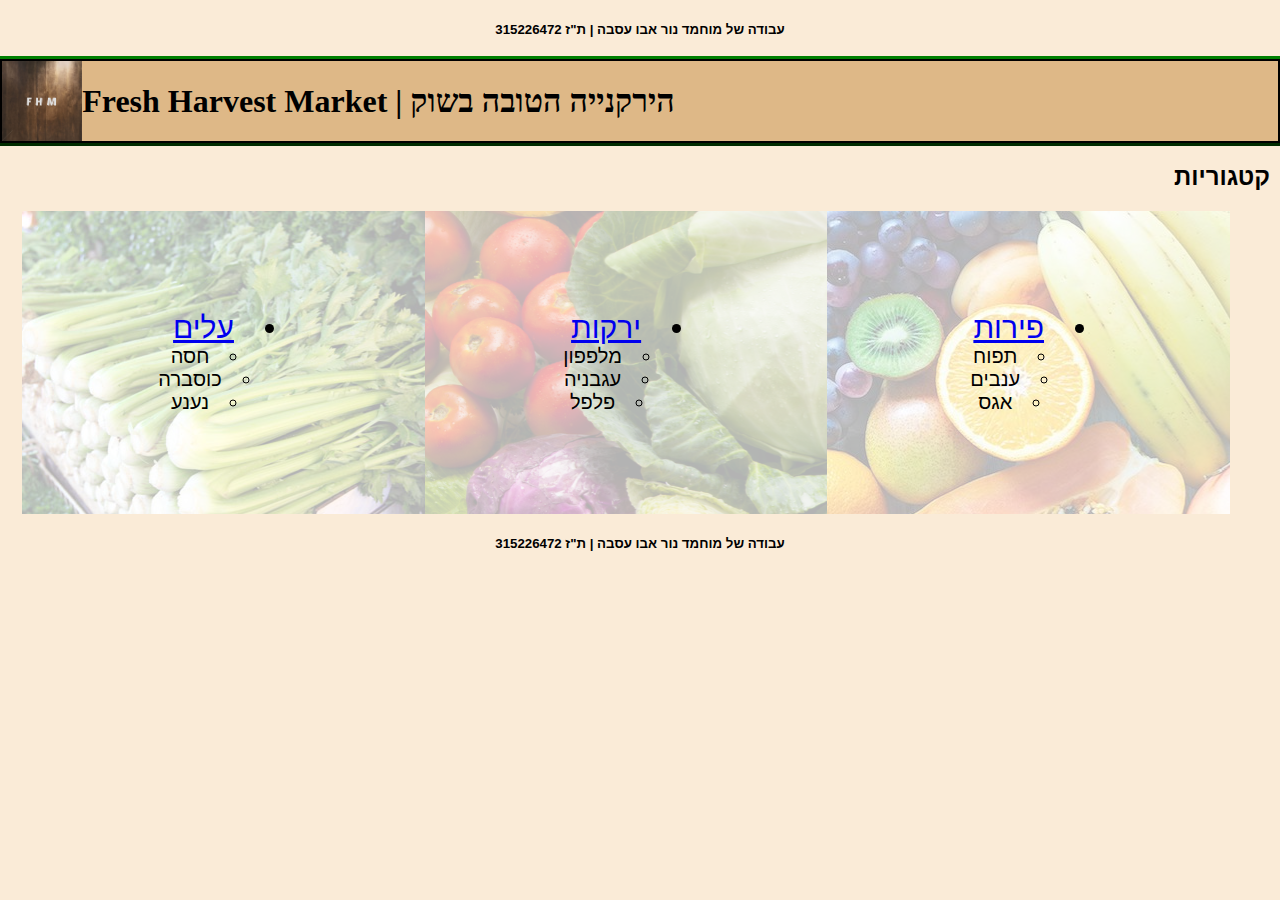
<file: 1st HomeWork/HomePage.html>
﻿<!DOCTYPE html>
<html>
<head>
    <meta charset="utf-8" />
    <title>Home Page</title>
    <!--<meta http-equiv="refresh" content="1">-->
    <style>
        .mainList {
            display: flex;
            flex-direction: row;
            text-align: center;
            list-style-position: inside;
            font-size:20px;
        }

            .mainList li {
                width: 33%;
                padding:100px 0 100px 0;
                background-color: rgba(255, 255, 255, 0.7);
                background-blend-mode: lighten;
                font-size:30px;
            }

                .mainList li li {
                    width: auto;
                    padding: initial;
                    background-color: rgba(255, 255, 255, 0);
                    font-size:20px;
                }
    </style>
</head>
<body dir="rtl" style="margin: 0 0 0 0; background-color: antiquewhite; font-family: 'Lucida Sans', 'Lucida Sans Regular', 'Lucida Grande', 'Lucida Sans Unicode', Geneva, Verdana, sans-serif;">
    <div id="Top">
        <h5 style="text-align:center">עבודה של מוחמד נור אבו עסבה | ת"ז 315226472</h5>
    </div>
    <div id="Brand Display" dir="ltr" style="max-height: 80px; display: flex; background-color: burlywood; border: 2px solid black; outline-style: outset; outline-color: green;">
        <div id="image-container">
            <img src="Img/Logo.png" alt="Logo" style="height:80px; width: auto;" />
        </div>
        <div id="BrandName">
            <h1 style="font-family:Forte">Fresh Harvest Market | הירקנייה הטובה בשוק</h1>
        </div>
    </div>
    <div id="Categories" style="margin:10px 10px 10px 10px">
        <h2>קטגוריות</h2>
        <ul class="mainList">
            <li style="background-image: url(Img/Fruits.jpeg);">
                <a href="FruitsPage.html">
                    פירות
                </a>
                <ul>
                    <li>תפוח</li>
                    <li>ענבים</li>
                    <li>אגס</li>
                </ul>
            </li>
            <li style="background-image: url(Img/Vegetables.png);">
                <a href="VegetablesPage.html">
                    ירקות
                </a>
                <ul>
                    <li>מלפפון</li>
                    <li>עגבניה</li>
                    <li>פלפל</li>
                </ul>

            </li>
            <li style="background-image: url(Img/Leaves.jpg); ">
                <a href="LeavesPage.html">
                    עלים
                </a>
                <ul>
                    <li>חסה</li>
                    <li>כוסברה</li>
                    <li>נענע</li>
                </ul>
            </li>
        </ul>
    </div>
    <div id="Bottom">
        <h5 style="text-align:center">עבודה של מוחמד נור אבו עסבה | ת"ז 315226472</h5>
    </div>
</body>
</html>
</file>
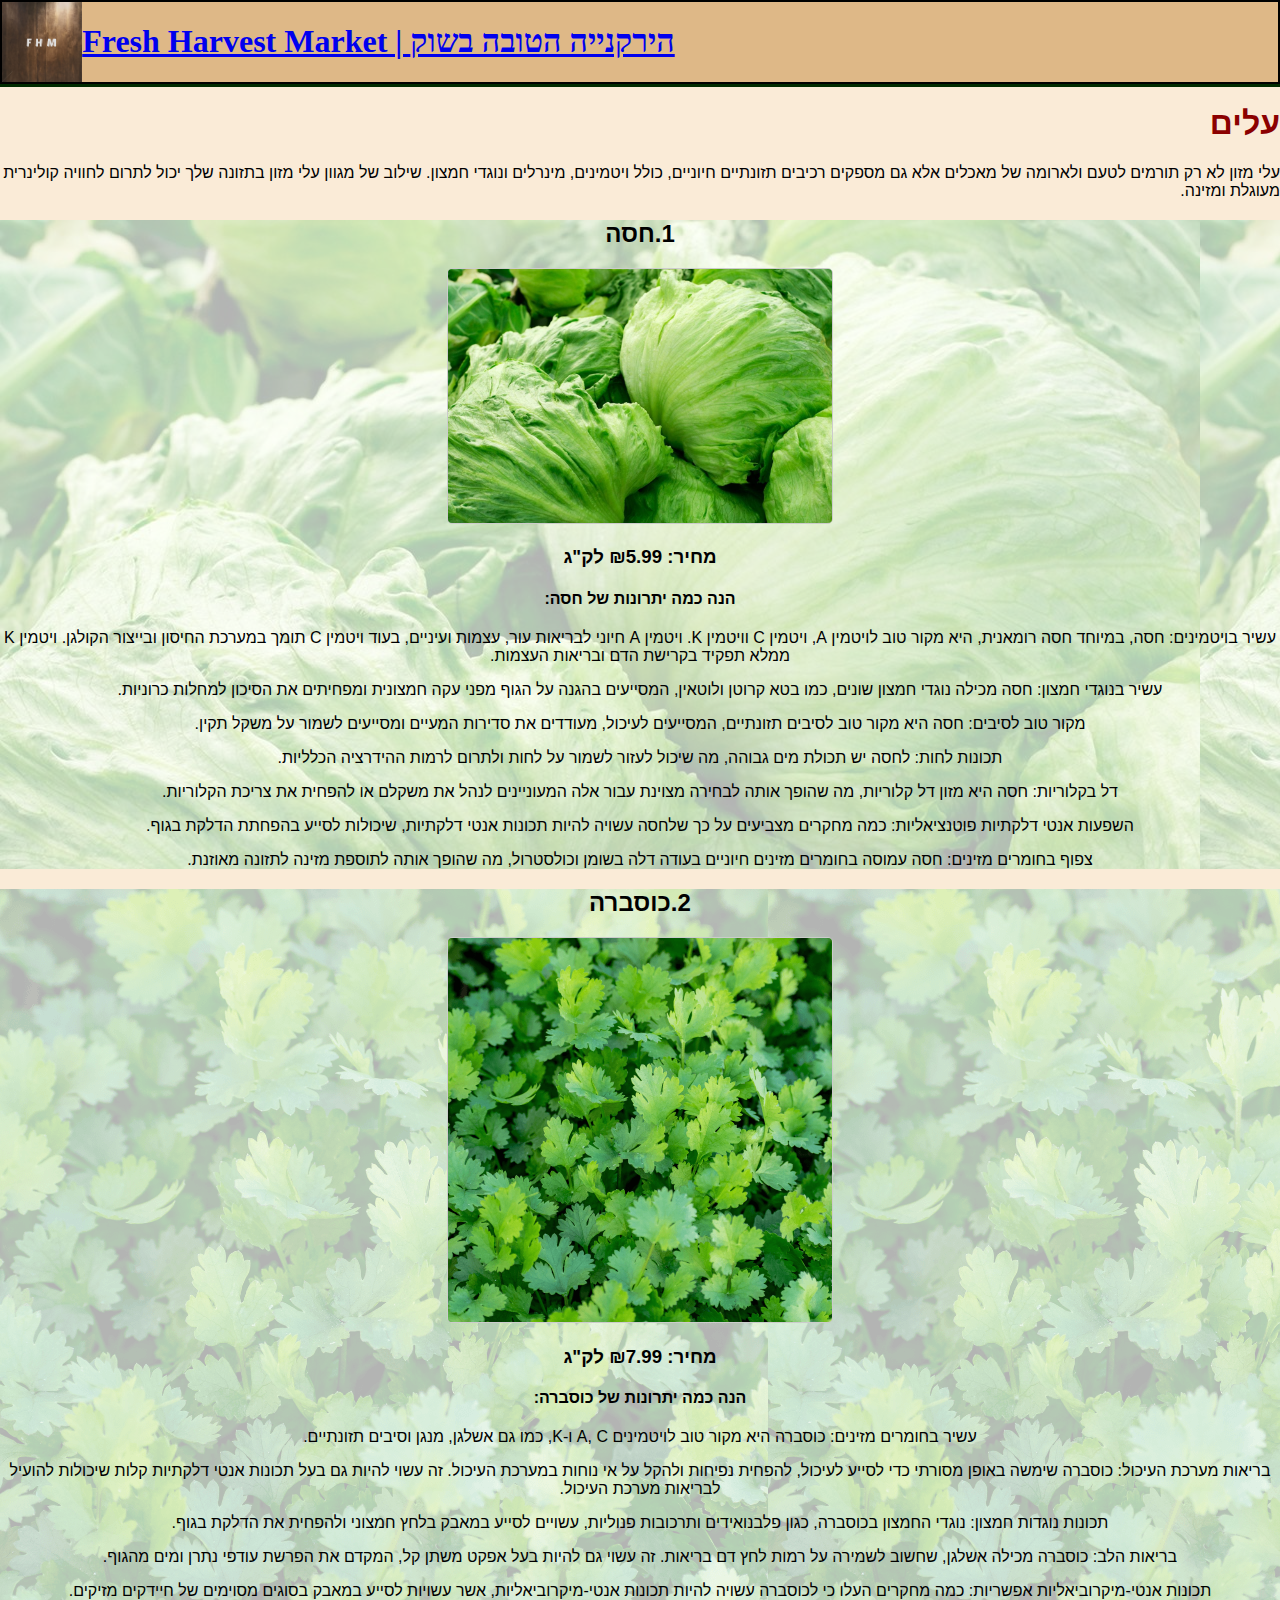
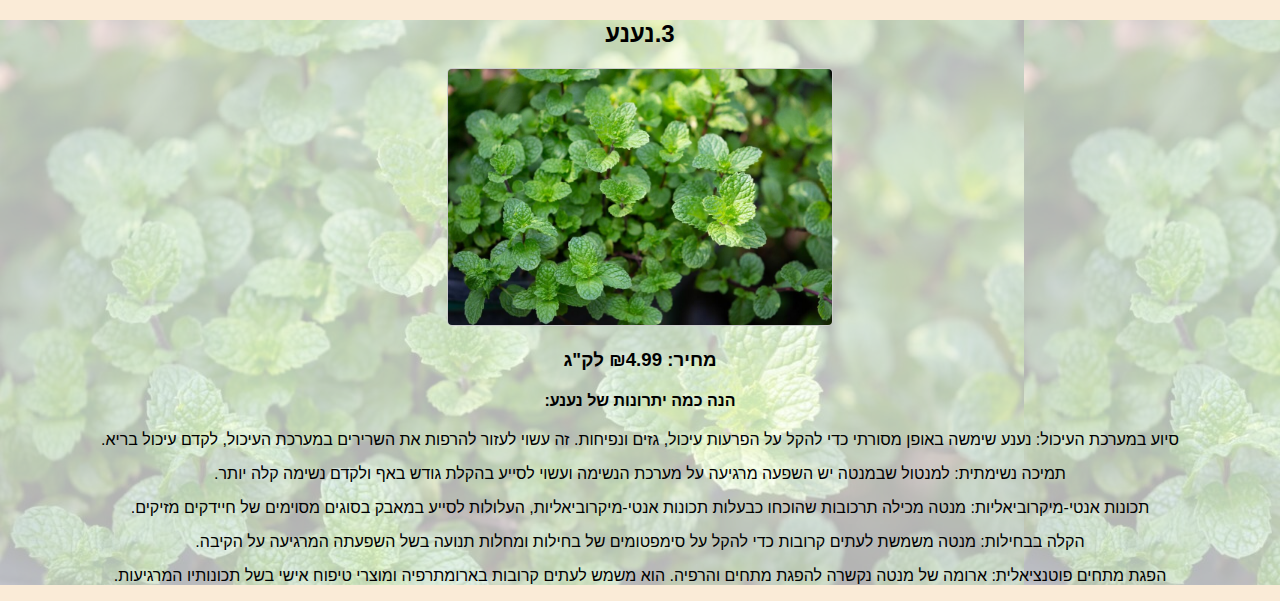
<file: 1st HomeWork/LeavesPage.html>
﻿<!DOCTYPE html>
<html>
<head>
    <meta charset="utf-8" />
    <title>LeavesPage</title>
    <!--<meta http-equiv="refresh" content="1">-->
    <style>
        .item {
            margin: auto;
            text-align: center;
            background-color: rgba(255, 255, 255, 0.7);
            background-blend-mode: lighten;
        }

            .item img {
                width: 30%;
                height: auto;
                border: 1px solid #ccc;
                border-radius: 5px;
            }
    </style>
</head>
<body dir="rtl" style="margin: 0 0 0 0; background-color: antiquewhite; font-family: 'Lucida Sans', 'Lucida Sans Regular', 'Lucida Grande', 'Lucida Sans Unicode', Geneva, Verdana, sans-serif;">
    <div id="Brand Display" dir="ltr" style="max-height: 80px; display: flex; background-color: burlywood; border: 2px solid black; outline-style: outset; outline-color: green;">
        <div id="image-container">
            <img src="Img/Logo.png" style="height:80px; width: auto;" />
        </div>
        <div id="BrandName">
            <a href="HomePage.html">
                <h1 style="font-family:Forte">Fresh Harvest Market | הירקנייה הטובה בשוק</h1>
            </a>
        </div>
    </div>
    <div>
        <h1 style="color:darkred">עלים</h1>
        <p>
            עלי מזון לא רק תורמים לטעם ולארומה של מאכלים אלא גם מספקים רכיבים תזונתיים חיוניים,
            כולל ויטמינים, מינרלים ונוגדי חמצון.
            שילוב של מגוון עלי מזון בתזונה שלך יכול לתרום לחוויה קולינרית מעוגלת ומזינה.
        </p>
    </div>
    <div class="category">
        <div class="item" style="background-image: url(Img/Lettuce.jpg); ">
            <h2>1.חסה</h2>
            <img src="Img/Lettuce.jpg" alt="חסה">
            <h3>מחיר: ₪5.99 לק"ג</h3>
            <h4>
                הנה כמה יתרונות של חסה:
            </h4>
            <p>
                עשיר בויטמינים: חסה, במיוחד חסה רומאנית, היא מקור טוב לויטמין A, ויטמין C וויטמין K. ויטמין A חיוני לבריאות עור, עצמות ועיניים, בעוד ויטמין C תומך במערכת החיסון ובייצור הקולגן. ויטמין K ממלא תפקיד בקרישת הדם ובריאות העצמות.
            </p>
            <p>
                עשיר בנוגדי חמצון: חסה מכילה נוגדי חמצון שונים, כמו בטא קרוטן ולוטאין, המסייעים בהגנה על הגוף מפני עקה חמצונית ומפחיתים את הסיכון למחלות כרוניות.
            </p>
            <p>
                מקור טוב לסיבים: חסה היא מקור טוב לסיבים תזונתיים, המסייעים לעיכול, מעודדים את סדירות המעיים ומסייעים לשמור על משקל תקין.
            </p>
            <p>
                תכונות לחות: לחסה יש תכולת מים גבוהה, מה שיכול לעזור לשמור על לחות ולתרום לרמות ההידרציה הכלליות.
            </p>
            <p>
                דל בקלוריות: חסה היא מזון דל קלוריות, מה שהופך אותה לבחירה מצוינת עבור אלה המעוניינים לנהל את משקלם או להפחית את צריכת הקלוריות.
            </p>
            <p>
                השפעות אנטי דלקתיות פוטנציאליות: כמה מחקרים מצביעים על כך שלחסה עשויה להיות תכונות אנטי דלקתיות, שיכולות לסייע בהפחתת הדלקת בגוף.
            </p>
            <p>
                צפוף בחומרים מזינים: חסה עמוסה בחומרים מזינים חיוניים בעודה דלה בשומן וכולסטרול, מה שהופך אותה לתוספת מזינה לתזונה מאוזנת.
            </p>
        </div>
        <div class="item" style="background-image: url(Img/Coriander.png); ">
            <h2>2.כוסברה</h2>
            <img src="Img/Coriander.png" alt="כוסברה">
            <h3>מחיר: ₪7.99 לק"ג</h3>
            <h4>
                הנה כמה יתרונות של כוסברה:
            </h4>
            <p>
                עשיר בחומרים מזינים: כוסברה היא מקור טוב לויטמינים A, C ו-K, כמו גם אשלגן, מנגן וסיבים תזונתיים.
            </p>
            <p>
                בריאות מערכת העיכול: כוסברה שימשה באופן מסורתי כדי לסייע לעיכול, להפחית נפיחות ולהקל על אי נוחות במערכת העיכול. זה עשוי להיות גם בעל תכונות אנטי דלקתיות קלות שיכולות להועיל לבריאות מערכת העיכול.
            </p>
            <p>
                תכונות נוגדות חמצון: נוגדי החמצון בכוסברה, כגון פלבנואידים ותרכובות פנוליות, עשויים לסייע במאבק בלחץ חמצוני ולהפחית את הדלקת בגוף.
            </p>
            <p>
                בריאות הלב: כוסברה מכילה אשלגן, שחשוב לשמירה על רמות לחץ דם בריאות. זה עשוי גם להיות בעל אפקט משתן קל, המקדם את הפרשת עודפי נתרן ומים מהגוף.
            </p>
            <p>
                תכונות אנטי-מיקרוביאליות אפשריות: כמה מחקרים העלו כי לכוסברה עשויה להיות תכונות אנטי-מיקרוביאליות, אשר עשויות לסייע במאבק בסוגים מסוימים של חיידקים מזיקים.
            </p>
        </div>
        <div class="item" style="background-image: url(Img/Mint.jpg); ">
            <h2>3.נענע</h2>
            <img src="Img/Mint.jpg" alt="נענע">
            <h3>מחיר: ₪4.99 לק"ג</h3>
            <h4>
                הנה כמה יתרונות של נענע:
            </h4>
            <p>
                סיוע במערכת העיכול: נענע שימשה באופן מסורתי כדי להקל על הפרעות עיכול, גזים ונפיחות. זה עשוי לעזור להרפות את השרירים במערכת העיכול, לקדם עיכול בריא.
            </p>
            <p>
                תמיכה נשימתית: למנטול שבמנטה יש השפעה מרגיעה על מערכת הנשימה ועשוי לסייע בהקלת גודש באף ולקדם נשימה קלה יותר.
            </p>
            <p>
                תכונות אנטי-מיקרוביאליות: מנטה מכילה תרכובות שהוכחו כבעלות תכונות אנטי-מיקרוביאליות, העלולות לסייע במאבק בסוגים מסוימים של חיידקים מזיקים.
            </p>
            <p>
                הקלה בבחילות: מנטה משמשת לעתים קרובות כדי להקל על סימפטומים של בחילות ומחלות תנועה בשל השפעתה המרגיעה על הקיבה.
            </p>
            <p>
                הפגת מתחים פוטנציאלית: ארומה של מנטה נקשרה להפגת מתחים והרפיה. הוא משמש לעתים קרובות בארומתרפיה ומוצרי טיפוח אישי בשל תכונותיו המרגיעות.
            </p>
        </div>
    </div>
</body>
</html>
</file>
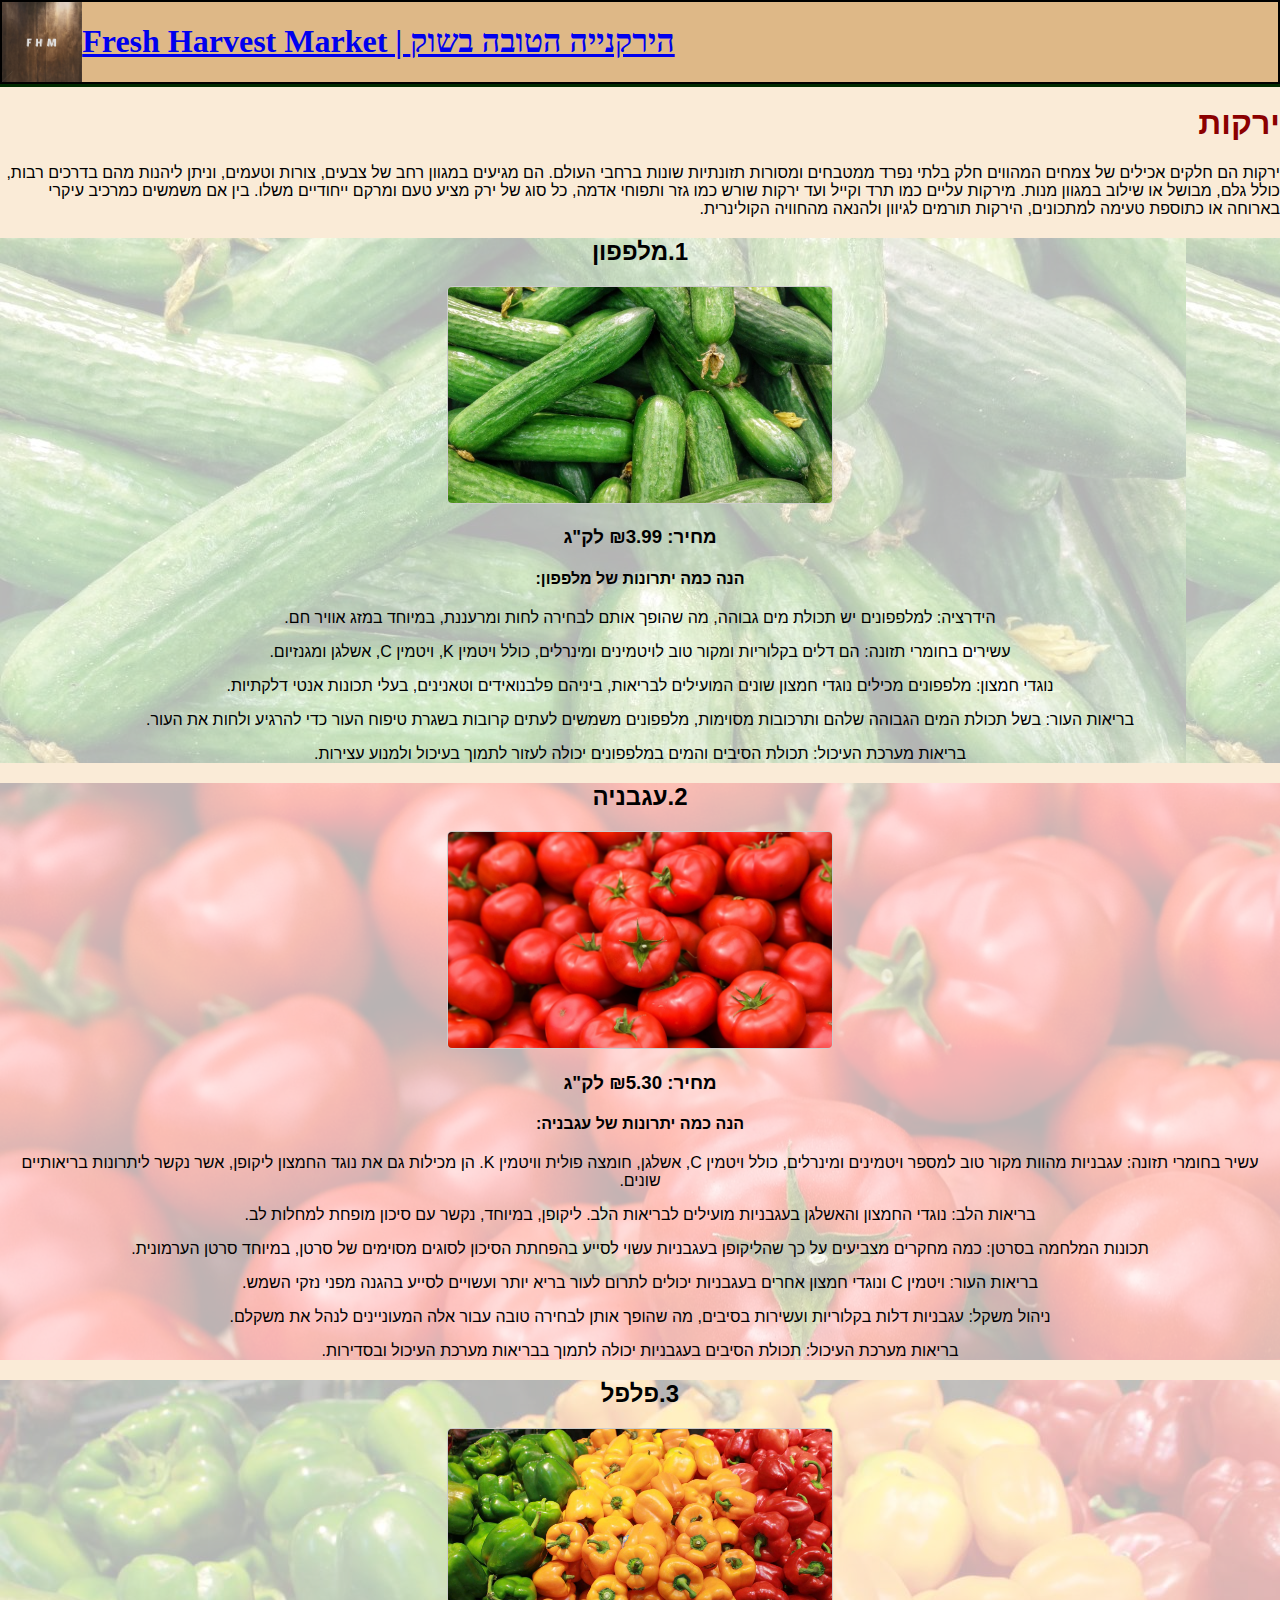
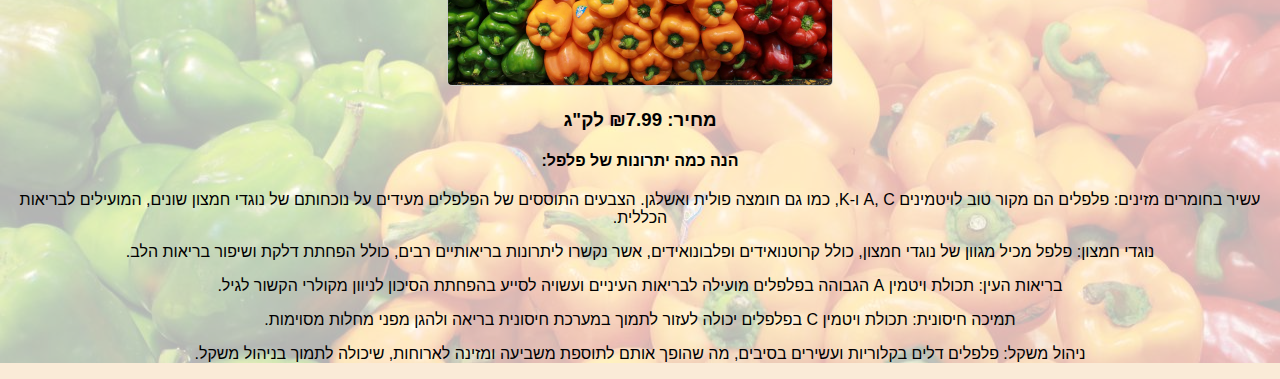
<file: 1st HomeWork/VegetablesPage.html>
﻿<!DOCTYPE html>
<html>
<head>
    <meta charset="utf-8" />
    <title>VegetablesPage</title>
    <!--<meta http-equiv="refresh" content="1">-->
    <style>
        .item {
            margin: auto;
            text-align: center;
            background-color: rgba(255, 255, 255, 0.7);
            background-blend-mode: lighten;
        }

            .item img {
                width: 30%;
                height: auto;
                border: 1px solid #ccc;
                border-radius: 5px;
            }
    </style>
</head>
<body dir="rtl" style="margin: 0 0 0 0; background-color: antiquewhite; font-family: 'Lucida Sans', 'Lucida Sans Regular', 'Lucida Grande', 'Lucida Sans Unicode', Geneva, Verdana, sans-serif;">
    <div id="Brand Display" dir="ltr" style="max-height: 80px; display: flex; background-color: burlywood; border: 2px solid black; outline-style: outset; outline-color: green;">
        <div id="image-container">
            <img src="Img/Logo.png" style="height:80px; width: auto;" />
        </div>
        <div id="BrandName">
            <a href="HomePage.html">
                <h1 style="font-family:Forte">Fresh Harvest Market | הירקנייה הטובה בשוק</h1>
            </a>
        </div>
    </div>
    <div>
        <h1 style="color:darkred">ירקות</h1>
        <p>ירקות הם חלקים אכילים של צמחים המהווים חלק בלתי נפרד ממטבחים ומסורות תזונתיות שונות ברחבי העולם.
        הם מגיעים במגוון רחב של צבעים, צורות וטעמים, וניתן ליהנות מהם בדרכים רבות, כולל גלם, מבושל או שילוב במגוון מנות.
        מירקות עליים כמו תרד וקייל ועד ירקות שורש כמו גזר ותפוחי אדמה, כל סוג של ירק מציע טעם ומרקם ייחודיים משלו.
        בין אם משמשים כמרכיב עיקרי בארוחה או כתוספת טעימה למתכונים, הירקות תורמים לגיוון ולהנאה מהחוויה הקולינרית.</p>
    </div>
    <div class="category">
        <div class="item" style="background-image: url(Img/Cucumbers.jpg); ">
            <h2>1.מלפפון</h2>
            <img src="Img/Cucumbers.jpg" alt="מלפפון">
            <h3>מחיר: ₪3.99 לק"ג</h3>
            <h4>
                הנה כמה יתרונות של מלפפון:
            </h4>
            <p>
                הידרציה: למלפפונים יש תכולת מים גבוהה, מה שהופך אותם לבחירה לחות ומרעננת, במיוחד במזג אוויר חם.
            </p>
            <p>
                עשירים בחומרי תזונה: הם דלים בקלוריות ומקור טוב לויטמינים ומינרלים, כולל ויטמין K, ויטמין C, אשלגן ומגנזיום.
            </p>
            <p>
                נוגדי חמצון: מלפפונים מכילים נוגדי חמצון שונים המועילים לבריאות, ביניהם פלבנואידים וטאנינים, בעלי תכונות אנטי דלקתיות.
            </p>
            <p>
                בריאות העור: בשל תכולת המים הגבוהה שלהם ותרכובות מסוימות, מלפפונים משמשים לעתים קרובות בשגרת טיפוח העור כדי להרגיע ולחות את העור.
            </p>
            <p>
                בריאות מערכת העיכול: תכולת הסיבים והמים במלפפונים יכולה לעזור לתמוך בעיכול ולמנוע עצירות.
            </p>
        </div>
        <div class="item" style="background-image: url(Img/Tomato.jpg); ">
            <h2>2.עגבניה</h2>
            <img src="Img/Tomato.jpg" alt="עגבניה">
            <h3>מחיר: ₪5.30 לק"ג</h3>
            <h4>
                הנה כמה יתרונות של עגבניה:
            </h4>
            <p>
                עשיר בחומרי תזונה: עגבניות מהוות מקור טוב למספר ויטמינים ומינרלים, כולל ויטמין C, אשלגן, חומצה פולית וויטמין K. הן מכילות גם את נוגד החמצון ליקופן, אשר נקשר ליתרונות בריאותיים שונים.
            </p>
            <p>
                בריאות הלב: נוגדי החמצון והאשלגן בעגבניות מועילים לבריאות הלב. ליקופן, במיוחד, נקשר עם סיכון מופחת למחלות לב.
            </p>
            <p>
                תכונות המלחמה בסרטן: כמה מחקרים מצביעים על כך שהליקופן בעגבניות עשוי לסייע בהפחתת הסיכון לסוגים מסוימים של סרטן, במיוחד סרטן הערמונית.
            </p>
            <p>
                בריאות העור: ויטמין C ונוגדי חמצון אחרים בעגבניות יכולים לתרום לעור בריא יותר ועשויים לסייע בהגנה מפני נזקי השמש.
            </p>
            <p>
                ניהול משקל: עגבניות דלות בקלוריות ועשירות בסיבים, מה שהופך אותן לבחירה טובה עבור אלה המעוניינים לנהל את משקלם.
            </p>
            <p>
                בריאות מערכת העיכול: תכולת הסיבים בעגבניות יכולה לתמוך בבריאות מערכת העיכול ובסדירות.
            </p>
        </div>
        <div class="item" style="background-image: url(Img/Pepper.jpg); ">
            <h2>3.פלפל</h2>
            <img src="Img/Pepper.jpg" alt="פלפל">
            <h3>מחיר: ₪7.99 לק"ג</h3>
            <h4>
                הנה כמה יתרונות של פלפל:
            </h4>
            <p>
                עשיר בחומרים מזינים: פלפלים הם מקור טוב לויטמינים A, C ו-K, כמו גם חומצה פולית ואשלגן. הצבעים התוססים של הפלפלים מעידים על נוכחותם של נוגדי חמצון שונים, המועילים לבריאות הכללית.
            </p>
            <p>
                נוגדי חמצון: פלפל מכיל מגוון של נוגדי חמצון, כולל קרוטנואידים ופלבונואידים, אשר נקשרו ליתרונות בריאותיים רבים, כולל הפחתת דלקת ושיפור בריאות הלב.
            </p>
            <p>
                בריאות העין: תכולת ויטמין A הגבוהה בפלפלים מועילה לבריאות העיניים ועשויה לסייע בהפחתת הסיכון לניוון מקולרי הקשור לגיל.
            </p>
            <p>
                תמיכה חיסונית: תכולת ויטמין C בפלפלים יכולה לעזור לתמוך במערכת חיסונית בריאה ולהגן מפני מחלות מסוימות.
            </p>
            <p>
                ניהול משקל: פלפלים דלים בקלוריות ועשירים בסיבים, מה שהופך אותם לתוספת משביעה ומזינה לארוחות, שיכולה לתמוך בניהול משקל.
            </p>
        </div>
    </div>
</body>
</html>
</file>
<file: 2nd HomeWork/styles.css>
* {
    margin: 0 auto;
}

.container {
    width: 95%;
    margin: 0 auto;
    font-family: Calibri;
    text-align: center;
    direction: rtl;
    height: 700px;
}

.header, .footer {
    height: 20%;
    background-color: #666;
    border-bottom-style: double;
}

.section {
    height: 60%;
    background-color: #f1f1f1;
}

.details {
    width: 80%;
}

.aside {
    width: 20%;
    background-color: #ccc;
}

.details, .aside {
    height: 100%;
    float: right;
    justify-content: center;
    align-items: center;
}

    .footer img {
        height: 100px;
    }

    .header img {
        height: 70%;
        padding-top: 20px;
    }

table, th, td {
    border-bottom-width: 2px;
    border-bottom-color: black;
    border-bottom-style: solid;
    border-collapse: collapse;
}

td, th {
    height: 25%;
}

.aside table tr:nth-child(2) td {
    color: red;
    font-size: 25px;
}

.aside table tr:nth-child(3) td {
    color: Highlight;
    font-size: 25px;
}

.aside table tr:nth-child(4) td {
    color: forestgreen;
    font-size: 25px;
}

.middle {
    width: 70%;
}

    .footer h1 {
        color: white;
    }

.details ul {
    font-size: 20px;
}

table {
    width: 100%;
    height: 100%;
}
</file>
<file: 3rd HomeWork/styles.css>
.container {
    font-family: Calibri;
    text-align: center;
    direction: rtl;
    margin: 0;
}

.header {
    height: 150px;
    background-color: #666;
    border-bottom-style: double;
}

    .header .col img {
        height: 50%;
        padding-top: 20px;
    }

.footer {
    background-color: #666;
    border-bottom-style: double;
}

    .footer h1 {
        color: white;
    }


    .footer img {
        height: 100px;
    }

.section {
    height: 60%;
    background-color: #f1f1f1;
}

.details {
    height: 100%;
    float: right;
}

    .aside .row .top {
        flex:0;
    }

    .details ul {
        font-size: 20px;
    }

.aside {
    background-color: #ccc;
    float: right;
}

    .aside .row {
        height: 100%;
        display: flex;
        flex-direction: column;
        max-height: 100%;
    }

.aside .row > div {
    flex: 1 1;
}

    .aside .row > div:nth-child(2) {
        color: red;
        font-size: 25px;
    }

    .aside .row > div:nth-child(3) {
        color: Highlight;
        font-size: 25px;
    }

    .aside .row > div:nth-child(4) {
        color: forestgreen;
        font-size: 25px;
    }
</file>
<file: 5th HomeWok/styles.css>
body {
    font-family: 'Roboto', sans-serif;
    background-color: #ADD8E6;
    /* Light blue */
    color: #800000;
    /* Maroon */
    padding: 20px;
}

.container {
    display: grid;
    grid-template-columns: repeat(1, 1fr);
    gap: 20px;
    margin: 0 auto;
}

#lottoForm {
    display: grid;
    grid-template-columns: repeat(2, 1fr);
    gap: 20px;
}

#lottoForm>div {
    margin: 20px;
}

table,
tr,
td {
    border: 1px solid black;
    background-color: #fff;
    padding: 10px;
}

table {
    border-collapse: collapse;
    width: 100%;
}

td {
    text-align: center;
    height: 100px;
    width: 100px;
    border: 1px solid #ddd;
    padding: 8px;
    text-align: center;
    cursor: pointer;
    transition: background-color 0.3s ease;
}

td:hover {
    background-color: #FFD700;
    /* Gold */
}

@keyframes flash {
    0% {
        background-color: #32CD32;
    }

    50% {
        background-color: #FFFFFF;
    }

    100% {
        background-color: #32CD32;
    }
}

td.selected {
    background-color: #32CD32;
    animation: flash 0.5s;
}

.button {
    background-color: #4CAF50;
    border: none;
    color: white;
    padding: 20px 40px;
    text-align: center;
    text-decoration: none;
    display: inline-block;
    font-size: 16px;
    margin: 4px 2px;
    cursor: pointer;
    border-radius: 5px;
    /* Add border radius */
    box-shadow: 0 2px 5px rgba(0, 0, 0, 0.3);
    /* Add box shadow */
    transition: background-color 0.3s ease;
    /* Add transition */
}

.button:hover {
    background-color: #45a049;
    transform: scale(1.1);
}

h3#money,
h2 {
    text-align: center;
}

h3#money {
    font-size: 2em;
}

h2 {
    font-size: 1.5em;
}

@keyframes moneyChange {
    0% {
        color: red;
    }

    50% {
        transform: scale(1.2);
    }

    100% {
        color: initial;
        transform: initial;
    }
}

#money.animate {
    animation: moneyChange 1s;
}

#results,
#message {
    padding: 20px;
    margin: 20px 0;
    border-radius: 5px;
    box-shadow: 0 2px 5px rgba(0, 0, 0, 0.3);
    text-align: center;
}

#results {
    background-color: #d4edda;
    border-color: #c3e6cb;
    color: #155724;
}

#message {
    background-color: #f8d7da;
    border-color: #f5c6cb;
    color: #721c24;
}

.button,
.button-red {
    width: 150px;
    height: 80px;
}

.button-red {
    background-color: #f44336;
    /* Red */
    border: none;
    color: white;
    padding: 20px 40px;
    text-align: center;
    text-decoration: none;
    display: inline-block;
    font-size: 16px;
    margin: 4px 2px;
    cursor: pointer;
    border-radius: 5px;
    box-shadow: 0 2px 5px rgba(0, 0, 0, 0.3);
    transition: background-color 0.3s ease;
}

.button-red:hover {
    background-color: #d32f2f;
    /* Darker red on hover */
    transform: scale(1.1);
}

@keyframes fade-in {
    0% {
        opacity: 0;
    }

    100% {
        opacity: 1;
    }
}

.fade-in {
    animation: fade-in 0.5s;
}

.game-info {
    display: flex;
    justify-content: space-between;
    background-color: #f8f9fa;
    border-radius: 5px;
    padding: 5px;
    box-shadow: 0 2px 5px rgba(0, 0, 0, 0.3);
}

#rules {
    max-width: 60%;
    margin-right: 20px;
    padding: 5px;
    border-right: 1px solid #ddd;
}


#money {
    display: flex;
    align-items: center;
    justify-content: center;
    font-size: 2em;
    color: #800000;
    padding: 5px;
    border-left: 1px solid #ddd;
}
</file>
<file: Final HomeWork/css/styles.css>
body {
    margin: 0;
    padding: 0;
    width: 100%;
    height: 100%;
    background: #87CEEB;
    color: white;
    font-family: Arial, sans-serif;

}

table {
    border-collapse: collapse;
    width: 90%;
    margin: 20px auto;
}

th,
td {
    border: 1px solid #3c3c3c;
    padding: 8px;
    text-align: left;
}

tr:nth-child(even) {
    background-color: rgba(32, 32, 32, 0.8);
}

th {
    background-color: #2c2c2c;
    font-size: 18px;
    font-weight: bold;
}

td {
    font-size: 16px;
    font-weight: normal;
}

input[type="text"],
input[type="date"],
button {
    padding: 12px;
    margin: 8px 5px;
    color: white;
    border: 1px solid #444444;
    border-radius: 4px;
    outline: none;
}

input[type="text"]:focus,
input[type="date"]:focus,
button:focus {
    border-color: #1a73e8;
    box-shadow: 0 0 3px #1a73e8;
}

button {
    transition: background-color 0.3s ease;
}

button:hover,
#closeButton:hover {
    background-color: #1a73e8;
}

#flightDetails,
#closeButton {
    padding: 10px;
    margin: 20px auto;
    width: 90%;
}

.flight-type-D {
    color: #2196f3;
}

.flight-type-A {
    color: #4caf50;
}

.flight-type-default {
    color: #9e9e9e;
}

tr.schedule-discrepancy {
    background-color: rgba(74, 47, 47, 0.8);
    background-image: url('data:image/svg+xml,<svg xmlns="http://www.w3.org/2000/svg" width="200" height="100" viewBox="0 0 200 100"><text y="50%" x="50%" dy=".3em" fill="%23ff0000" fill-opacity="0.05" font-size="20" font-family="Helvetica, sans-serif" text-anchor="middle">Delayed</text></svg>');
    background-repeat: repeat-x;
    background-position: center;
    background-size: 20%;
}

tr.row-hover {
    background-color: #2e2e2e;
}

.close-button {
    float: right;
    cursor: pointer;
    display: block;
    margin-top: 20px;
}

#lateAirlineInfo {
    color: white;
    padding: 20px;
    margin-top: 20px;
    border-radius: 8px;
}

.sticky-nav {
    position: sticky;
    top: 0;
    padding: 10px;
    z-index: 1000;
    background-color: rgba(51, 51, 51, 0.8);
    transition: opacity 0.3s ease;
}

.sticky-nav.low {
    opacity: 0.3;

}

.highlight-active {
    box-shadow: 0 0 10px #1a73e8;
    border: 1px solid #1a73e8;
}

#flightDetails h2,
#lateAirlineInfo h2 {
    font-size: 24px;
    font-weight: bold;
}


#aggregatedData {
    font-size: 16px;
    /* Base font size for consistency */
    /* Light text */
    padding: 20px;
    margin: 20px auto;
    border-radius: 8px;
    box-shadow: 0 4px 8px rgba(0, 0, 0, 0.2);
    /* Subtle shadow */
    max-width: 90%;
    /* Responsive width */
}

#chartsContainer {
    display: flex;
    flex-wrap: wrap;
    justify-content: space-around;
    /* This will space out the items evenly */
    gap: 20px;
    /* This adds space between the flex items */
}

/* Chart titles */
.plotly-chart-title {
    font-size: 20px;
    margin-bottom: 10px;
    color: #1a73e8;
    /* Highlight color */
}

#chartsContainer>div {
    width: 48%;
    min-width: 300px;
    /* Minimum width to ensure charts are not too small */
}


.clouds {
    position: fixed;
    top: 0;
    left: 0;
    width: 200%;
    height: 100%;
    z-index: -1;
    /* Ensure clouds are behind content */
    background-image: url('../Images/Cloud1.png'), url('../Images/Cloud2.png');
    background-position: 0 50%, 100% 50%;
    background-size: 50% auto;
    animation: moveClouds 60s linear infinite;
    will-change: transform;
    /* Hint to the browser for optimization */
}

@keyframes moveClouds {
    0% {
        transform: translateX(0);
    }

    100% {
        transform: translateX(-100%);
    }
}

table,
input[type="text"],
input[type="date"],
button,
#flightDetails,
#closeButton,
#lateAirlineInfo,
#aggregatedData {
    background-color: rgba(36, 36, 36, 0.8);

}



.modal-background {
    position: fixed;
    z-index: 1;
    /* Sit on top */
    left: 0;
    top: 0;
    width: 100%;
    height: 100%;
    overflow: auto;
    background-color: rgba(0, 0, 0, 0.4);
    /* Black w/ opacity */
}

.modal {
    position: fixed;
    z-index: 2;
    /* Sit on top */
    left: 50%;
    top: 50%;
    transform: translate(-50%, -50%);
    animation-name: animatetop;
    animation-duration: 0.4s
}

.modal-content {
    padding: 20px;
    background-color: #fefefe;
}

/* Add Animation */
@keyframes animatetop {
    from {
        top: -300px;
        opacity: 0
    }

    to {
        top: 50%;
        opacity: 1
    }
}



/* css/styles.css */
.hidden {
    display: none;
}

.scroll-top-btn {
    position: fixed;
    bottom: 20px;
    right: 20px;
    padding: 10px 20px;
}

.flight-detail {
    display: grid;
    grid-template-columns: repeat(2, 1fr);
    gap: 20px;
    padding: 20px;
}

.flight-number {
    font-size: 20px;
    color: #1a73e8;
}

.flight-status-on-time {
    font-size: 18px;
    color: #4caf50;
    /* Green for "On Time" */
}

.flight-status-delayed {
    font-size: 18px;
    color: #f44336;
    /* Red for delayed or other statuses */
}

#clockDisplay {
    font-family: 'Roboto', sans-serif;
    /* Modern font */
    font-size: 20px;
    /* Large, readable text */
    color: #FFFFFF;
    /* White text color */
    background-color: #333333;
    /* Dark background for contrast */
    padding: 14px;
    /* Padding around the text */
    border: 2px solid #555555;
    /* Subtle border */
    border-radius: 10px;
    /* Rounded corners */
    box-shadow: 0 4px 8px rgba(0, 0, 0, 0.2);
    /* Soft shadow for depth */
    text-shadow: 1px 1px 2px #000000;
    /* Text shadow for 3D effect */
    display: inline-block;
    /* Block display to apply padding and border */
    margin: 10px 6px;
    /* Margin to separate from other elements */
}

select {
    padding: 12px;
    margin: 8px 5px;
    color: white;
    background-color: rgba(36, 36, 36, 0.8);
    /* Similar to other inputs */
    border: 1px solid #444444;
    border-radius: 4px;
    outline: none;
    font-family: Arial, sans-serif;
    cursor: pointer;
}

select:focus {
    border-color: #1a73e8;
    box-shadow: 0 0 3px #1a73e8;
}

select:hover {
    background-color: rgba(36, 36, 36, 0.9);
    /* Slightly lighter than the base state */
}


@media (max-width: 1280px) {
    body {
        font-size: 14px;
    }

    th,
    td {
        font-size: 14px;
    }

    #flightDetails h2,
    #lateAirlineInfo h2 {
        font-size: 20px;
    }
}


@media (max-width: 1280px) {

    input[type="text"],
    input[type="date"],
    button {
        padding: 8px;
        margin: 4px 2px;
    }

    .flight-detail {
        padding: 10px;
    }
}

@media (max-width: 1280px) {
    #chartsContainer {
        flex-direction: column;
    }

    #chartsContainer>div {
        width: 100%;
    }
}

@media (min-width: 1280px) {
    body {
        font-size: 16px;
    }

    th,
    td {
        font-size: 16px;
    }

    #flightDetails h2,
    #lateAirlineInfo h2 {
        font-size: 22px;
    }

    .flight-number,
    .flight-status-on-time,
    .flight-status-delayed {
        font-size: 22px;
    }
}

@media (min-width: 1440px) {

    input[type="text"],
    input[type="date"],
    button {
        padding: 14px;
        margin: 10px 6px;
    }

    .flight-detail {
        padding: 24px;
        gap: 24px;
    }
}

@media (min-width: 1600px) {
    #chartsContainer {
        display: grid;
        grid-template-columns: repeat(2, 1fr);
        gap: 30px;
    }

    #chartsContainer>div {
        width: auto;
        /* Allows the grid to control the width */
    }
}

@media (min-width: 1920px) {
    body {
        background-size: cover;
        /* Make background cover the entire screen */
    }

    .sticky-nav {
        padding: 15px;
        /* Increase padding for the navigation bar */
    }

    .modal {
        width: 60%;
        /* Adjust modal width for larger screens */
        padding: 30px;
        /* Increase padding inside the modal */
    }
}

p,
h2,
div,
th,
td {
    text-align: center;
}

.vertical-divider {
    height: 50px;
    /* Adjust the height as needed */
    width: 2px;
    /* This will be the thickness of the line */
    background-color: #ffffff;
    /* This is the color of the line */
    margin: 0 10px;
    /* Adjust spacing around the divider */
    display: inline-block;
    /* Align it with other inline elements */
    vertical-align: middle;
    /* Center align vertically with adjacent elements */
}
</file>
